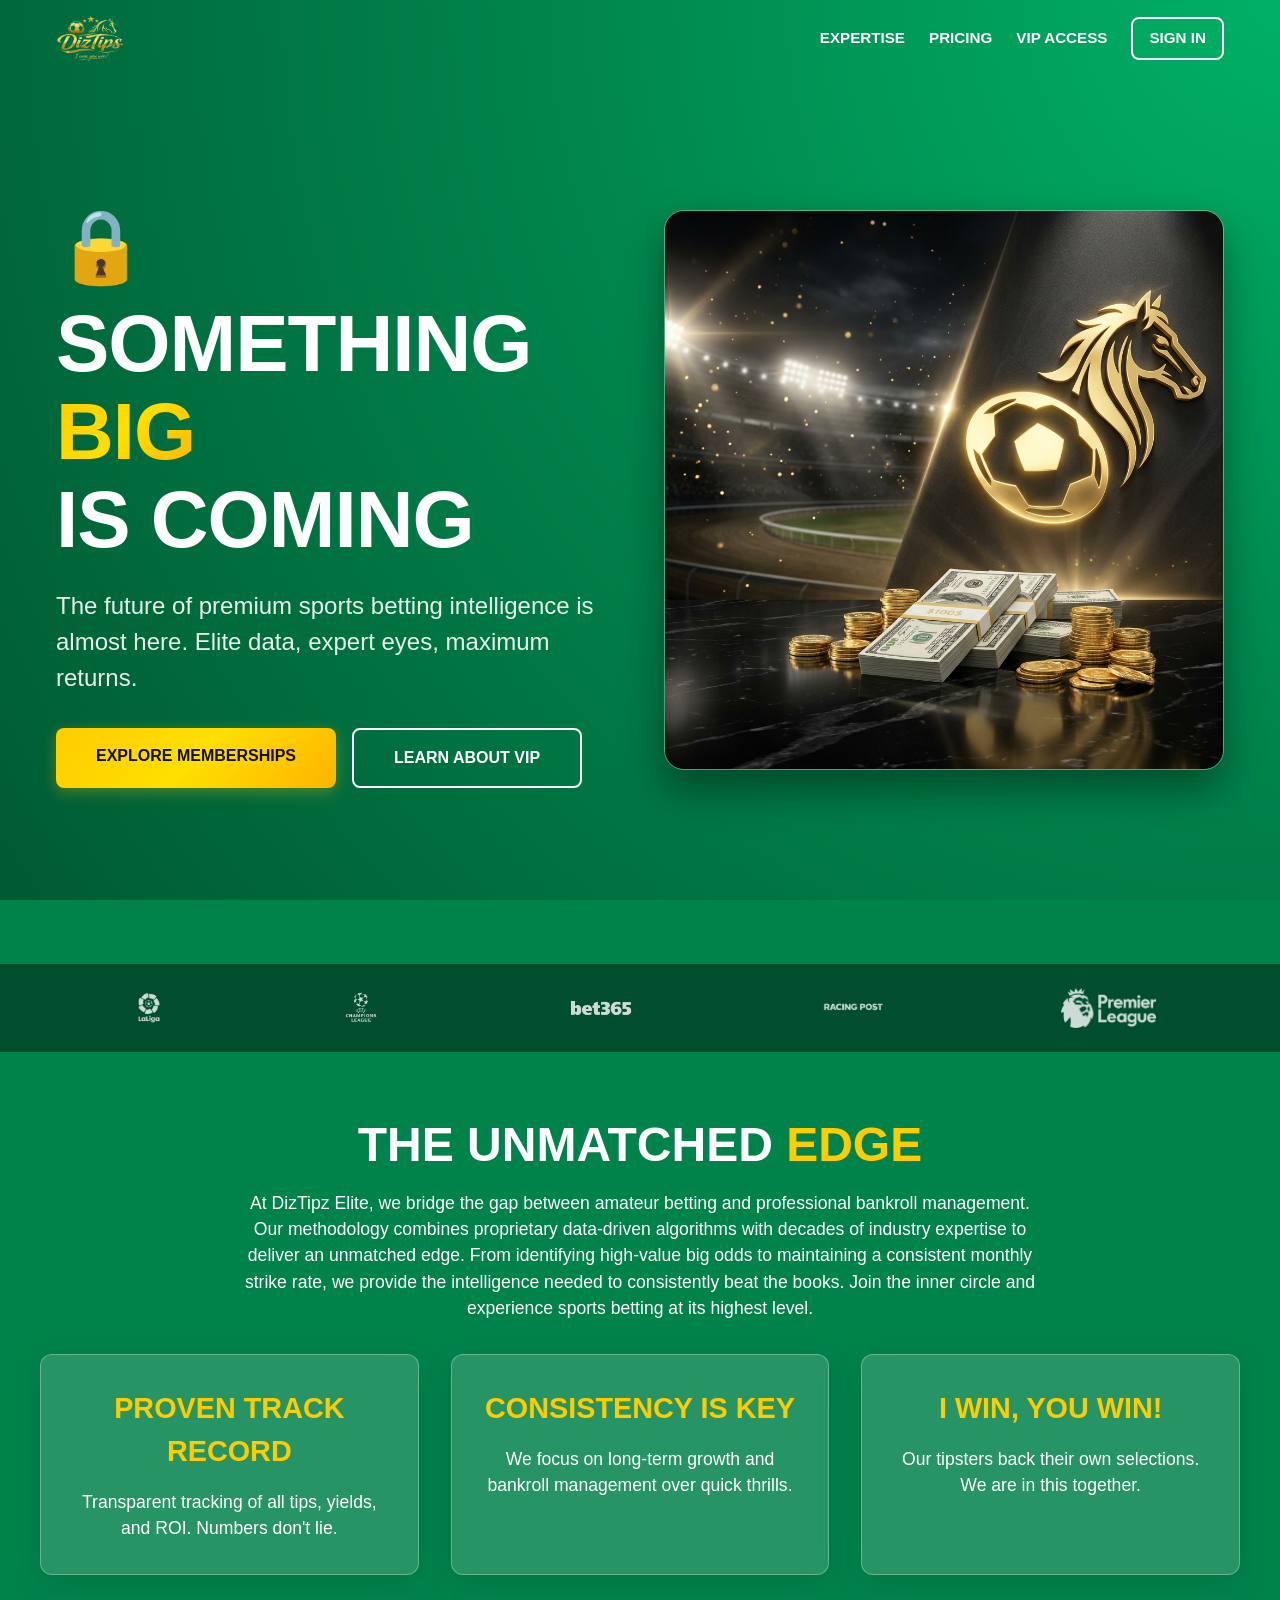
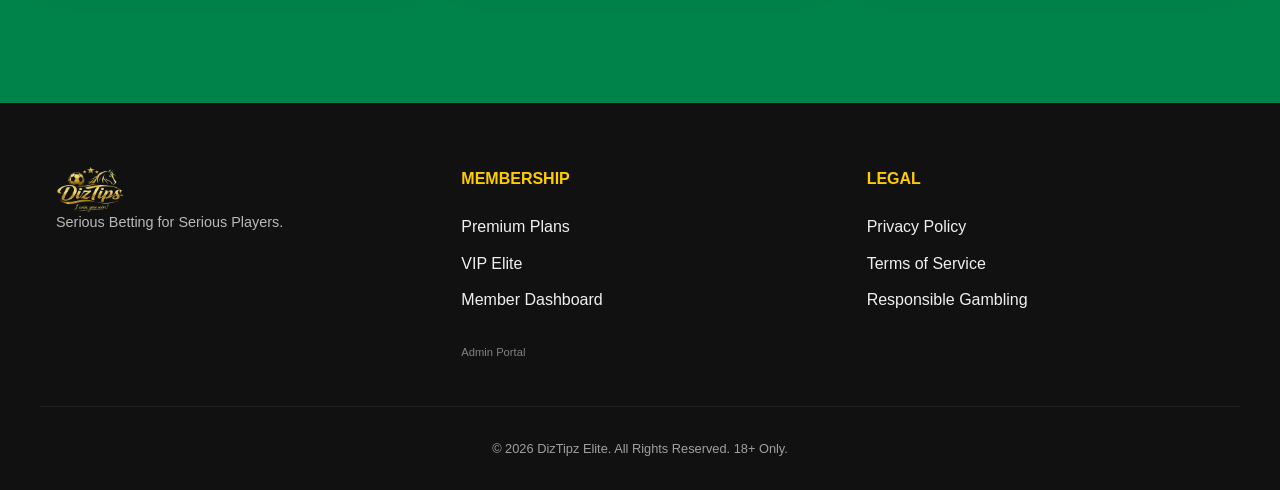
<file: index.html>
<!DOCTYPE html>
<html lang="en">
<head>
    <meta charset="UTF-8">
    <meta name="viewport" content="width=device-width, initial-scale=1.0, maximum-scale=1.0, user-scalable=no">
    <title>DizTipz Elite | Premium Betting Intelligence</title>
    <meta name="description" content="Elite sports betting intelligence. Combining statistical modeling with expert analysis.">
    <link rel="stylesheet" href="style.css">
</head>
<body>

    <header>
        <div class="container nav-container">
            <a href="index.html" class="logo"><img src="Screenshot_2026-05-10_183738-removebg-preview.png" alt="DizTipz" style="height: 45px; width: auto; object-fit: contain; vertical-align: middle;"></a>
            
            <div class="hamburger">
                <span></span>
                <span></span>
                <span></span>
            </div>

            <nav class="nav-links">
                <a href="index.html">Expertise</a>
                <a href="pricing.html">Pricing</a>
                <a href="vip.html" class="gold-text">VIP Access</a>
                <a href="login.html" class="btn-secondary" style="padding: 0.5rem 1rem;">Sign In</a>
            </nav>
        </div>
    </header>

    <main>
        <section class="hero">
            <div class="container grid-2" style="position: relative; z-index: 2;">
                <div class="hero-text" style="text-align: left;">
                    <div class="hero-padlock" style="margin-bottom: 0;">🔒</div>
                    <h1>SOMETHING <span class="gold-gradient-text">BIG</span><br>IS COMING</h1>
                    <p class="tagline" style="margin: 1.5rem 0; opacity: 0.9;">The future of premium sports betting intelligence is almost here. <span class="mobile-hide">Elite data, expert eyes, maximum returns.</span></p>
                    
                    <div class="hero-buttons" style="justify-content: flex-start; margin-top: 2rem;">
                        <a href="pricing.html" class="btn-primary">EXPLORE MEMBERSHIPS</a>
                        <a href="vip.html" class="btn-secondary">LEARN ABOUT VIP</a>
                    </div>
                </div>
                <div class="hero-visual" style="display: flex; justify-content: center; align-items: center;">
                    <img src="hero_bg.png" alt="DizTipz Premium Visual" style="width: 100%; max-width: 600px; height: auto; border-radius: 20px; box-shadow: 0 20px 40px rgba(0,0,0,0.4); border: 1px solid var(--glass-border);">
                </div>
            </div>
        </section>

        <section class="trust-bar">
            <div class="container">
                <div class="trust-logos">
                    <img src="bf620307-7a29-48c2-a688-5fac067edbca-removebg-preview.png" alt="Bet365">
                    <img src="WhatsApp_Image_2026-05-10_at_21.10.54-removebg-preview.png" alt="Premier League">
                    <img src="WhatsApp_Image_2026-05-10_at_21.10.27-removebg-preview.png" alt="Champions League">
                    <img src="9e5c0eb7-39ae-4823-b584-dc707776cd38-removebg-preview.png" alt="La Liga">
                    <img src="c9125f33-46aa-4940-90b4-5071d1ae9189-removebg-preview.png" alt="Racing Post">
                </div>
            </div>
        </section>

        <section class="container py-4 text-center">
            <h2 class="mb-2">THE UNMATCHED <span class="gold-text">EDGE</span></h2>
            <p style="max-width: 800px; margin: 0 auto;" class="mb-4">
                At DizTipz Elite, we bridge the gap between amateur betting and professional bankroll management. Our methodology combines proprietary data-driven algorithms with decades of industry expertise to deliver an unmatched edge. From identifying high-value big odds to maintaining a consistent monthly strike rate, we provide the intelligence needed to consistently beat the books. Join the inner circle and experience sports betting at its highest level.
            </p>
            
            <div class="grid-3 mt-4">
                <div class="glass p-4" style="padding: 2rem;">
                    <h3 class="gold-text mb-2">PROVEN TRACK RECORD</h3>
                    <p>Transparent tracking of all tips, yields, and ROI. Numbers don't lie.</p>
                </div>
                <div class="glass p-4" style="padding: 2rem;">
                    <h3 class="gold-text mb-2">CONSISTENCY IS KEY</h3>
                    <p>We focus on long-term growth and bankroll management over quick thrills.</p>
                </div>
                <div class="glass p-4" style="padding: 2rem;">
                    <h3 class="gold-text mb-2">I WIN, YOU WIN!</h3>
                    <p>Our tipsters back their own selections. We are in this together.</p>
                </div>
            </div>
        </section>
    </main>

    <footer>
        <div class="container footer-grid">
            <div>
                <a href="index.html" class="logo"><img src="Screenshot_2026-05-10_183738-removebg-preview.png" alt="DizTipz" style="height: 45px; width: auto; object-fit: contain; vertical-align: middle;"></a>
                <p class="mt-2" style="font-size: 0.9rem; opacity: 0.7;">Serious Betting for Serious Players.</p>
            </div>
            <div class="footer-links">
                <h4>MEMBERSHIP</h4>
                <a href="pricing.html">Premium Plans</a>
                <a href="vip.html">VIP Elite</a>
                <a href="dashboard.html">Member Dashboard</a>
                <a href="admin.html" style="font-size: 0.7rem; opacity: 0.5; margin-top: 2rem;">Admin Portal</a>
            </div>
            <div class="footer-links">
                <h4>LEGAL</h4>
                <a href="privacy.html">Privacy Policy</a>
                <a href="terms.html">Terms of Service</a>
                <a href="responsible.html">Responsible Gambling</a>
            </div>
        </div>
        <div class="container text-center mt-4" style="border-top: 1px solid rgba(255,255,255,0.1); padding-top: 2rem; font-size: 0.8rem; opacity: 0.6;">
            &copy; 2026 DizTipz Elite. All Rights Reserved. 18+ Only.
        </div>
    </footer>

    <script src="app.js"></script>
</body>
</html>
</file>
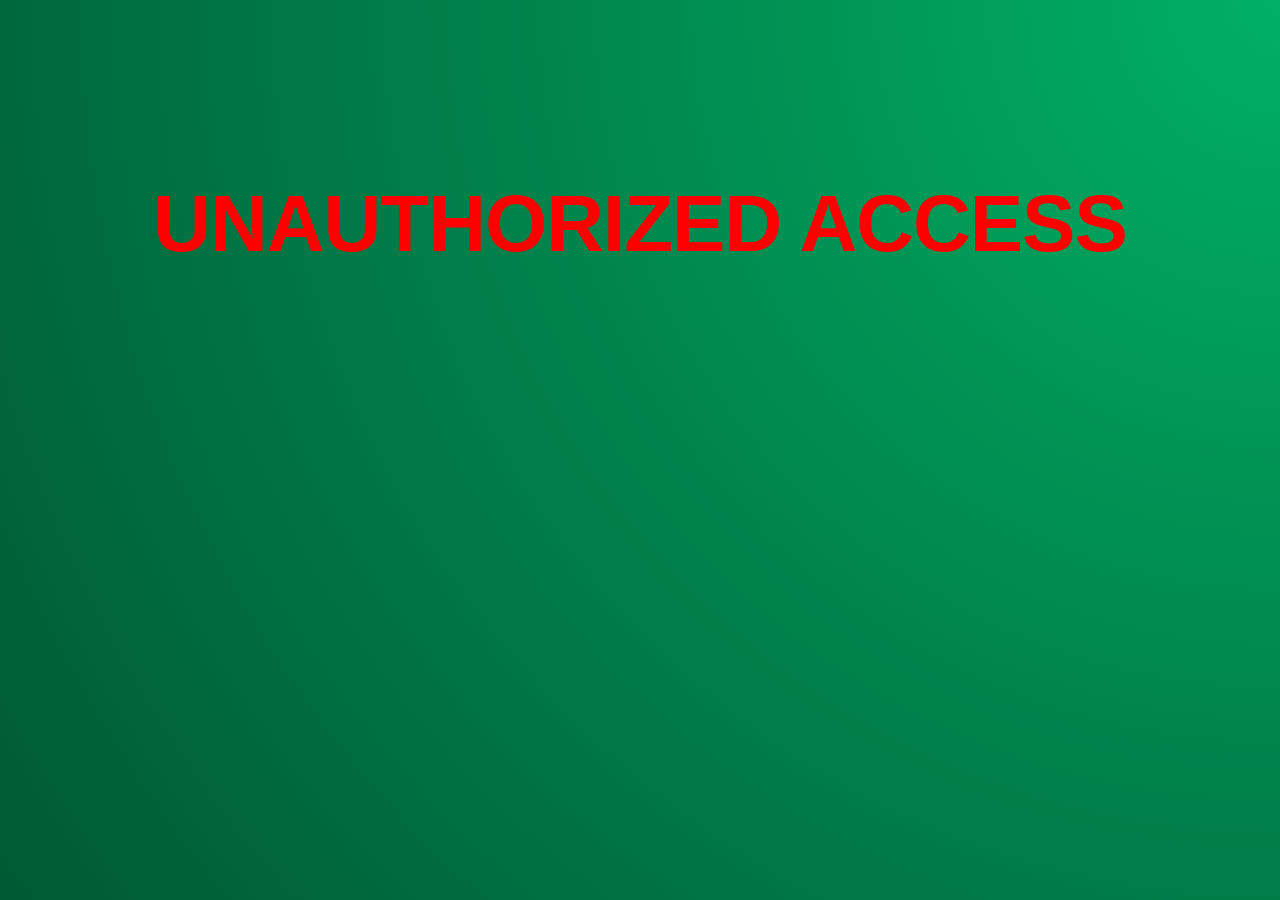
<file: admin-dash.html>
<!DOCTYPE html>
<html lang="en">
<head>
    <meta charset="UTF-8">
    <meta name="viewport" content="width=device-width, initial-scale=1.0, maximum-scale=1.0, user-scalable=no">
    <title>Admin Dashboard | DizTipz Elite</title>
    <link rel="stylesheet" href="style.css">
</head>
<body>

    <header>
        <div class="container nav-container">
            <div class="logo-text">DIZ MASTER CONTROL</div>
            <div class="hamburger">
                <span></span>
                <span></span>
                <span></span>
            </div>
            <nav class="nav-links">
                <a href="index.html">View Site</a>
                <a href="dashboard.html">Member View</a>
                <a href="#" onclick="logout()" class="btn-secondary" style="padding: 0.5rem 1rem;">Log Out</a>
            </nav>
        </div>
    </header>

    <main class="dashboard-layout">
        
        <aside class="sidebar">
            <h3>MODERATION</h3>
            <nav class="sidebar-nav" id="admin-tabs">
                <a href="#" class="active" onclick="switchAdminTab(event, 'tab-tip')">Tip Generator</a>
                <a href="#" onclick="switchAdminTab(event, 'tab-sub')">Subscriptions</a>
                <a href="#" onclick="switchAdminTab(event, 'tab-chat')">Chat Management</a>
            </nav>
        </aside>

        <section class="dashboard-content">
            
            <!-- TIP GENERATOR TAB -->
            <div id="tab-tip" class="admin-tab">
                <h2 class="mb-3 text-center">BROADCAST <span class="gold-text">TIP</span></h2>
                
                <div class="glass-dark p-4" style="padding: 2rem; max-width: 600px; margin: 0 auto;">
                    <form id="tip-generator">
                        <div class="form-group">
                            <label>Event Title</label>
                            <input type="text" class="form-control" placeholder="e.g. Arsenal vs Liverpool" required>
                        </div>
                        
                        <div class="form-group">
                            <label>Decimal Odds</label>
                            <input type="number" step="0.01" class="form-control" placeholder="2.50">
                        </div>
                        <div class="form-group">
                            <label>Fractional Odds</label>
                            <input type="text" class="form-control" placeholder="6/4">
                        </div>
                        <div class="form-group">
                            <label>Stake (Units)</label>
                            <input type="number" class="form-control" placeholder="3" required>
                        </div>

                        <div class="form-group">
                            <label>Analysis / Content</label>
                            <textarea class="form-control" rows="4" placeholder="Enter elite reasoning here..." required></textarea>
                        </div>

                        <div class="form-group">
                            <label>Target Audience</label>
                            <div style="display: flex; gap: 1rem; flex-wrap: wrap;">
                                <label style="display: flex; align-items: center; gap: 0.5rem; font-weight: normal;"><input type="checkbox" checked> Gold</label>
                                <label style="display: flex; align-items: center; gap: 0.5rem; font-weight: normal;"><input type="checkbox" checked> Elite</label>
                                <label style="display: flex; align-items: center; gap: 0.5rem; font-weight: normal;"><input type="checkbox" checked> VIP</label>
                            </div>
                        </div>

                        <button type="submit" class="btn-primary w-full mt-2">BROADCAST TO MEMBERS</button>
                    </form>
                </div>
            </div>

            <!-- SUBSCRIPTIONS TAB -->
            <div id="tab-sub" class="admin-tab hidden">
                <h2 class="mb-3 text-center">MANAGE <span class="gold-text">SUBSCRIPTIONS</span></h2>
                <div class="glass-dark p-4" style="padding: 2rem; max-width: 800px; margin: 0 auto;">
                    <div id="admin-users-list" class="users-list">
                        <!-- Injected by JS -->
                    </div>
                </div>
            </div>

            <!-- CHAT MANAGEMENT TAB -->
            <div id="tab-chat" class="admin-tab hidden">
                <h2 class="mb-3 text-center">CHAT <span class="gold-text">MODERATION</span></h2>
                <div class="glass-dark p-4" style="padding: 2rem; text-align: center; max-width: 600px; margin: 0 auto;">
                    <div style="font-size: 3rem; margin-bottom: 1rem;">💬</div>
                    <h3>Live Chat Controls</h3>
                    <p style="opacity: 0.7; margin-top: 1rem;">The real-time chat moderation socket is currently inactive.<br>Full chat logs and banning tools will appear here when the WebSocket server is connected.</p>
                </div>
            </div>

        </section>

    </main>

    <script src="app.js"></script>
    <script>
        const user = JSON.parse(localStorage.getItem('diz_user'));
        if (!user || user.tier !== 'ADMIN') {
            document.body.innerHTML = '<h1 style="text-align:center; margin-top:20vh; color:red;">UNAUTHORIZED ACCESS</h1>';
        }

        function switchAdminTab(e, tabId) {
            e.preventDefault();
            // Update active link
            document.querySelectorAll('#admin-tabs a').forEach(a => a.classList.remove('active'));
            e.target.classList.add('active');

            // Toggle visibility
            document.querySelectorAll('.admin-tab').forEach(t => t.classList.add('hidden'));
            document.getElementById(tabId).classList.remove('hidden');

            if (tabId === 'tab-sub') {
                renderAdminUsers();
            }
        }

        function renderAdminUsers() {
            const list = document.getElementById('admin-users-list');
            const accounts = JSON.parse(localStorage.getItem('diz_accounts')) || [];
            
            if (accounts.length === 0) {
                list.innerHTML = '<div style="padding: 1rem 0; opacity: 0.7; text-align: center;">No registered users yet.</div>';
                return;
            }

            list.innerHTML = `
                <div class="user-list-header mobile-hide">
                    <div>Name</div>
                    <div>Email</div>
                    <div>Tier</div>
                    <div>Action</div>
                </div>
            `;
            
            accounts.forEach((acc, i) => {
                let tierClass = acc.tier === 'NONE' ? 'style="color:red"' : 'class="gold-text"';
                list.innerHTML += `
                    <div class="user-list-item">
                        <div class="user-main-info" onclick="toggleUserDetails(${i})">
                            <span class="user-name">${acc.name}</span>
                            <span class="user-toggle mobile-only" id="toggle-icon-${i}">+</span>
                        </div>
                        <div class="user-details" id="user-details-${i}">
                            <div class="desktop-cell mobile-hide" style="font-weight: bold;">
                                ${acc.name}
                            </div>
                            <div class="desktop-cell mobile-detail">
                                <span class="mobile-label mobile-only">Email</span>
                                <span>${acc.email}</span>
                            </div>
                            <div class="desktop-cell mobile-detail">
                                <span class="mobile-label mobile-only">Tier</span>
                                <span ${tierClass} style="font-weight: bold;">${acc.tier}</span>
                            </div>
                            <div class="desktop-cell mobile-detail">
                                <button class="btn-secondary btn-sm" onclick="alert('Manage user: ${acc.email}')">Manage</button>
                            </div>
                        </div>
                    </div>
                `;
            });
        }

        function toggleUserDetails(index) {
            if (window.innerWidth > 992) return; // Only toggle on mobile
            const details = document.getElementById(`user-details-${index}`);
            const icon = document.getElementById(`toggle-icon-${index}`);
            if (details.classList.contains('expanded')) {
                details.classList.remove('expanded');
                icon.textContent = '+';
            } else {
                details.classList.add('expanded');
                icon.textContent = '-';
            }
        }

        document.getElementById('tip-generator')?.addEventListener('submit', (e) => {
            e.preventDefault();
            alert('Tip successfully broadcasted to live feed!');
            e.target.reset();
        });
    </script>
</body>
</html>
</file>
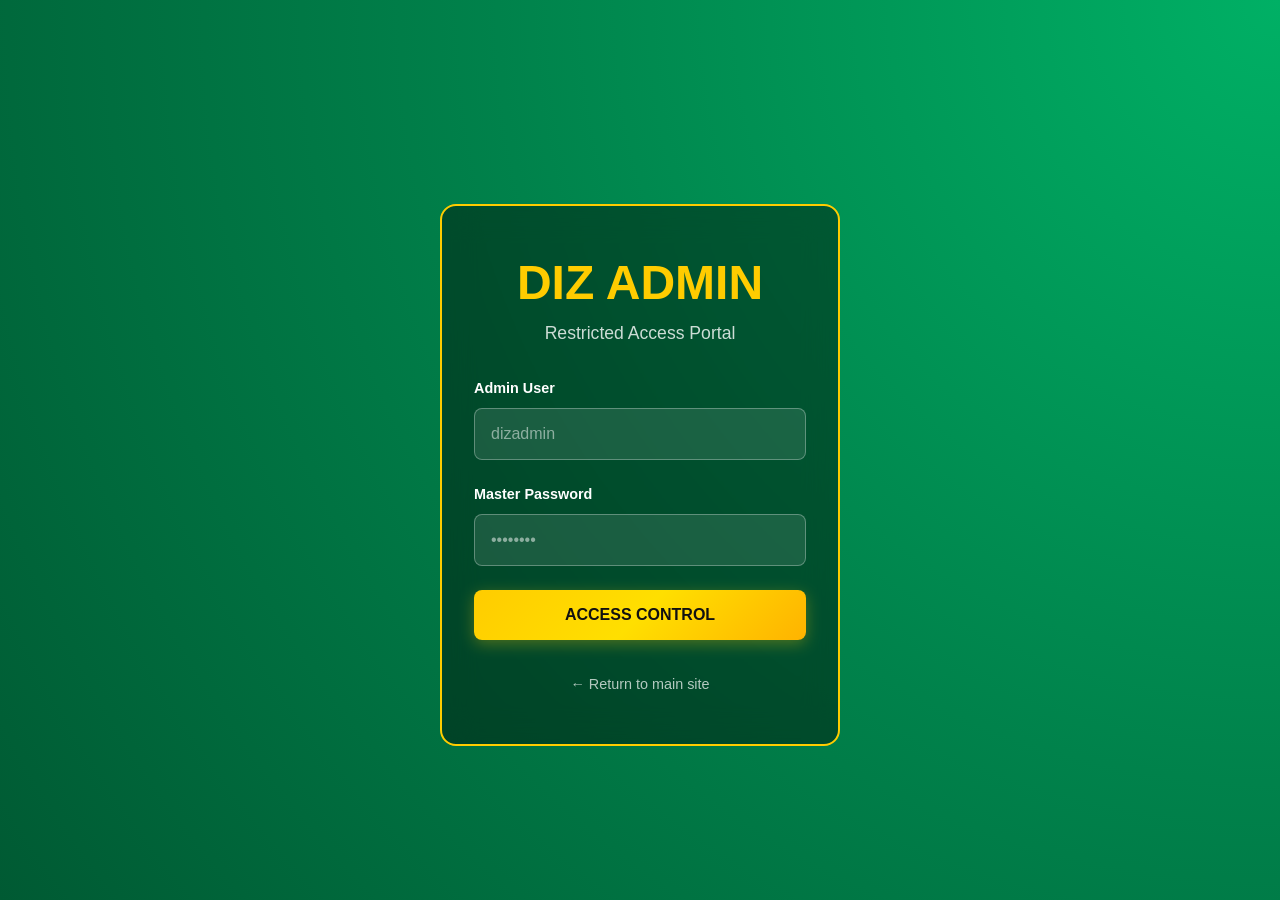
<file: admin.html>
<!DOCTYPE html>
<html lang="en">
<head>
    <meta charset="UTF-8">
    <meta name="viewport" content="width=device-width, initial-scale=1.0, maximum-scale=1.0, user-scalable=no">
    <title>Admin Login | DizTipz Elite</title>
    <link rel="stylesheet" href="style.css">
</head>
<body style="display: flex; flex-direction: column; min-height: 100vh;">

    <main class="container" style="flex-grow: 1; display: flex; align-items: center; justify-content: center; padding-top: 50px;">
        <div class="glass-dark" style="max-width: 400px; width: 100%; padding: 3rem 2rem; text-align: center; border: 2px solid var(--gold);">
            <h2 class="mb-1 gold-text">DIZ ADMIN</h2>
            <p class="mb-4" style="opacity: 0.8;">Restricted Access Portal</p>

            <form id="admin-login-form">
                <div class="form-group">
                    <label>Admin User</label>
                    <input type="text" id="login-email" class="form-control" placeholder="dizadmin" required>
                </div>
                <div class="form-group">
                    <label>Master Password</label>
                    <input type="password" id="admin-password" class="form-control" placeholder="••••••••" required>
                </div>
                <button type="submit" class="btn-primary w-full mt-2">ACCESS CONTROL</button>
            </form>

            <div class="mt-4">
                <a href="index.html" style="color: var(--white); text-decoration: none; font-size: 0.9rem; opacity: 0.7;">← Return to main site</a>
            </div>
        </div>
    </main>

    <script src="app.js"></script>
    <script>
        document.getElementById('admin-login-form').addEventListener('submit', (e) => {
            e.preventDefault();
            const email = document.getElementById('login-email').value;
            const password = document.getElementById('admin-password').value;
            login(email, password, 'admin-dash.html');
        });
    </script>
</body>
</html>
</file>
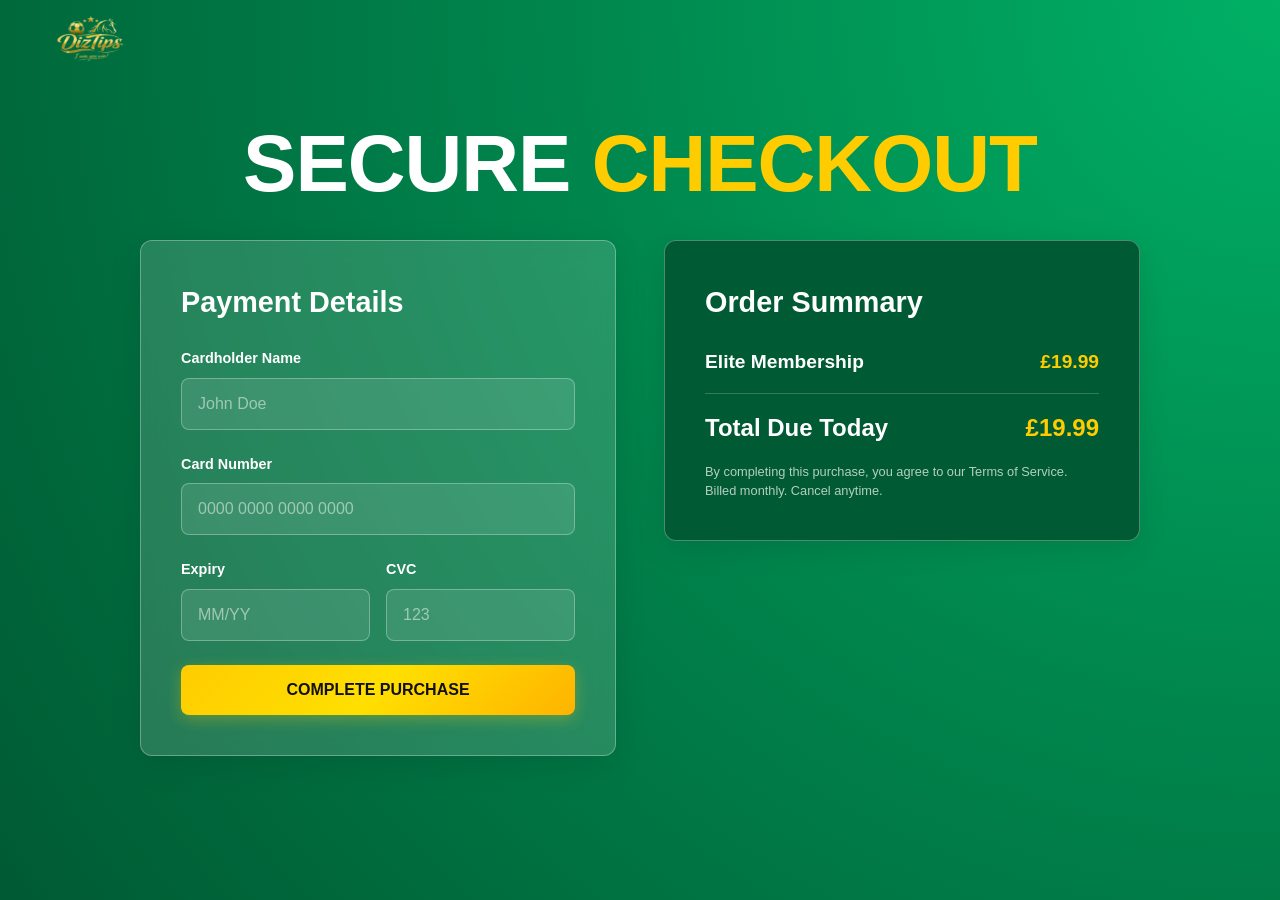
<file: checkout.html>
<!DOCTYPE html>
<html lang="en">
<head>
    <meta charset="UTF-8">
    <meta name="viewport" content="width=device-width, initial-scale=1.0, maximum-scale=1.0, user-scalable=no">
    <title>Checkout | DizTipz Elite</title>
    <link rel="stylesheet" href="style.css">
</head>
<body style="display: flex; flex-direction: column; min-height: 100vh;">

    <header>
        <div class="container nav-container">
            <a href="index.html" class="logo"><img src="Screenshot_2026-05-10_183738-removebg-preview.png" alt="DizTipz" style="height: 45px; width: auto; object-fit: contain; vertical-align: middle;"></a>
        </div>
    </header>

    <main class="container" style="flex-grow: 1; padding-top: 120px; padding-bottom: 4rem;">
        <h1 class="text-center mb-4">SECURE <span class="gold-text">CHECKOUT</span></h1>

        <div class="grid-2" style="max-width: 1000px; margin: 0 auto; align-items: start;">
            
            <div class="glass p-4" style="padding: 2.5rem;">
                <h3 class="mb-3">Payment Details</h3>
                <form id="checkout-form">
                    <div class="form-group">
                        <label>Cardholder Name</label>
                        <input type="text" class="form-control" placeholder="John Doe" required>
                    </div>
                    <div class="form-group">
                        <label>Card Number</label>
                        <input type="text" class="form-control" placeholder="0000 0000 0000 0000" required>
                    </div>
                    <div style="display: grid; grid-template-columns: 1fr 1fr; gap: 1rem;">
                        <div class="form-group">
                            <label>Expiry</label>
                            <input type="text" class="form-control" placeholder="MM/YY" required>
                        </div>
                        <div class="form-group">
                            <label>CVC</label>
                            <input type="text" class="form-control" placeholder="123" required>
                        </div>
                    </div>
                    <button type="submit" class="btn-primary w-full mt-2">COMPLETE PURCHASE</button>
                </form>
            </div>

            <div class="glass p-4" style="padding: 2.5rem; background: var(--primary-dark);">
                <h3 class="mb-3">Order Summary</h3>
                <div style="display: flex; justify-content: space-between; margin-bottom: 1rem; border-bottom: 1px solid rgba(255,255,255,0.2); padding-bottom: 1rem;">
                    <span id="tier-name" style="font-weight: bold; font-size: 1.2rem;">Elite Membership</span>
                    <span id="tier-price" style="font-weight: bold; font-size: 1.2rem; color: var(--gold);">£19.99</span>
                </div>
                <div style="display: flex; justify-content: space-between; font-weight: 900; font-size: 1.5rem;">
                    <span>Total Due Today</span>
                    <span id="total-price" class="gold-text">£19.99</span>
                </div>
                <p style="font-size: 0.8rem; opacity: 0.7; margin-top: 1rem;">By completing this purchase, you agree to our Terms of Service. Billed monthly. Cancel anytime.</p>
            </div>

        </div>
    </main>

    <script src="app.js"></script>
    <script>
        // Very basic checkout logic based on URL params or default to Elite
        const urlParams = new URLSearchParams(window.location.search);
        const tier = urlParams.get('tier');
        
        let price = '£19.99';
        let name = 'Elite Membership';
        
        if (tier === 'gold') { price = '£7.99'; name = 'Gold Membership'; }
        else if (tier === 'vip') { price = '£49.99'; name = 'VIP Elite Membership'; }
        
        document.getElementById('tier-name').textContent = name;
        document.getElementById('tier-price').textContent = price;
        document.getElementById('total-price').textContent = price;

        document.getElementById('checkout-form').addEventListener('submit', (e) => {
            e.preventDefault();
            const userStr = localStorage.getItem('diz_user');
            if (userStr) {
                upgradeUser(tier || 'ELITE');
            } else {
                // Not logged in but checked out? Just force a mock login
                alert('You must be logged in to checkout.');
                window.location.href = 'login.html';
                return;
            }
            alert('Payment Successful! Welcome to the Elite.');
            window.location.href = 'dashboard.html';
        });
    </script>
</body>
</html>
</file>
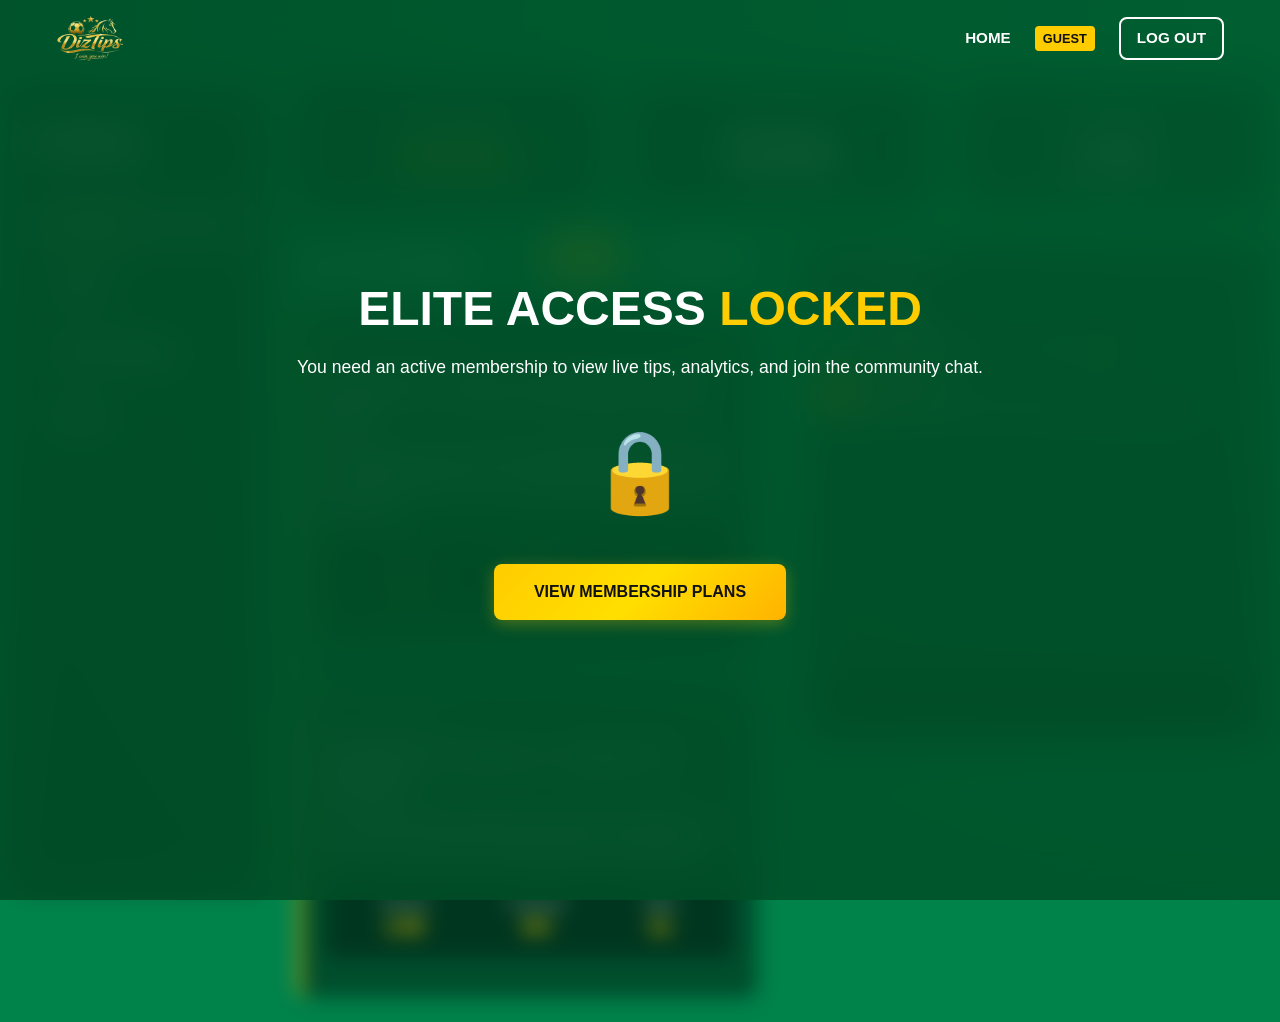
<file: dashboard.html>
<!DOCTYPE html>
<html lang="en">
<head>
    <meta charset="UTF-8">
    <meta name="viewport" content="width=device-width, initial-scale=1.0, maximum-scale=1.0, user-scalable=no">
    <title>Member Dashboard | DizTipz Elite</title>
    <link rel="stylesheet" href="style.css">
</head>
<body>

    <header>
        <div class="container nav-container">
            <a href="index.html" class="logo"><img src="Screenshot_2026-05-10_183738-removebg-preview.png" alt="DizTipz" style="height: 45px; width: auto; object-fit: contain; vertical-align: middle;"></a>
            <div class="hamburger">
                <span></span>
                <span></span>
                <span></span>
            </div>
            <nav class="nav-links">
                <a href="index.html">Home</a>
                <span id="user-tier-badge" style="background:var(--gold); color:var(--black); padding: 0.2rem 0.5rem; border-radius: 4px; font-weight: 900; font-size: 0.8rem;">MEMBER</span>
                <a href="#" onclick="logout()" class="btn-secondary" style="padding: 0.5rem 1rem;">Log Out</a>
            </nav>
        </div>
    </header>

    <!-- Locked Overlay for non-members -->
    <div id="lock-overlay" class="hidden">
        <h2 class="mb-2">ELITE ACCESS <span class="gold-text">LOCKED</span></h2>
        <p class="mb-4">You need an active membership to view live tips, analytics, and join the community chat.</p>
        <div style="font-size: 5rem; margin-bottom: 2rem;">🔒</div>
        <a href="pricing.html" class="btn-primary">VIEW MEMBERSHIP PLANS</a>
    </div>

    <main class="dashboard-layout" id="dash-main-content">
        
        <aside class="sidebar mobile-hide">
            <h3>PORTAL</h3>
            <nav class="sidebar-nav">
                <a href="#" class="active">Live Feed</a>
                <a href="#">My Stats</a>
                <a href="#">Bankroll Manager</a>
                <a href="#">Settings</a>
            </nav>
        </aside>

        <section class="dashboard-content">
            
            <div class="stats-strip">
                <div class="glass-dark stat-box">
                    <div class="label">Total Profit</div>
                    <div class="value">+42.5u</div>
                </div>
                <div class="glass-dark stat-box">
                    <div class="label">Strike Rate</div>
                    <div class="value" style="color:var(--white)">78.4%</div>
                </div>
                <div class="glass-dark stat-box">
                    <div class="label">Avg Odds</div>
                    <div class="value" style="color:var(--white)">2.10</div>
                </div>
            </div>

            <div class="grid-2" style="align-items: start;">
                <!-- Feed -->
                <div>
                    <div style="display:flex; justify-content:space-between; align-items:center; margin-bottom: 1rem;">
                        <h2 style="font-size: 1.5rem;">DIZ LIVE FEED</h2>
                        <div class="feed-filters">
                            <button class="filter-btn active">ALL</button>
                            <button class="filter-btn">FOOTBALL</button>
                        </div>
                    </div>
                    
                    <div id="tips-feed">
                        <!-- injected by JS -->
                    </div>
                </div>

                <!-- Chatroom -->
                <div class="chatroom">
                    <div style="padding: 1rem; border-bottom: 1px solid rgba(255,255,255,0.1); font-weight: bold;">
                        # elite-chatroom
                    </div>
                    <div class="chat-messages">
                        <div class="chat-msg">
                            <div class="chat-avatar">JD</div>
                            <div>
                                <div style="font-weight:bold; font-size: 0.9rem;">JohnDoe <span style="font-size:0.7rem; opacity:0.5; font-weight:normal;">14:23</span></div>
                                <div style="font-size: 0.95rem;">Holy boommmm! Diz on fire today 🔥</div>
                            </div>
                        </div>
                        <div class="chat-msg">
                            <div class="chat-avatar" style="background:var(--gold); color:black;">DIZ</div>
                            <div>
                                <div style="font-weight:bold; font-size: 0.9rem; color:var(--gold);">DizAdmin <span style="font-size:0.7rem; opacity:0.5; color:white; font-weight:normal;">14:25</span></div>
                                <div style="font-size: 0.95rem;">Eyes open lads, another play coming in 10 mins.</div>
                            </div>
                        </div>
                    </div>
                    <div class="chat-input-area">
                        <input type="text" placeholder="Message #elite-chatroom...">
                    </div>
                </div>
            </div>

        </section>

    </main>

    <script src="app.js"></script>
</body>
</html>
</file>
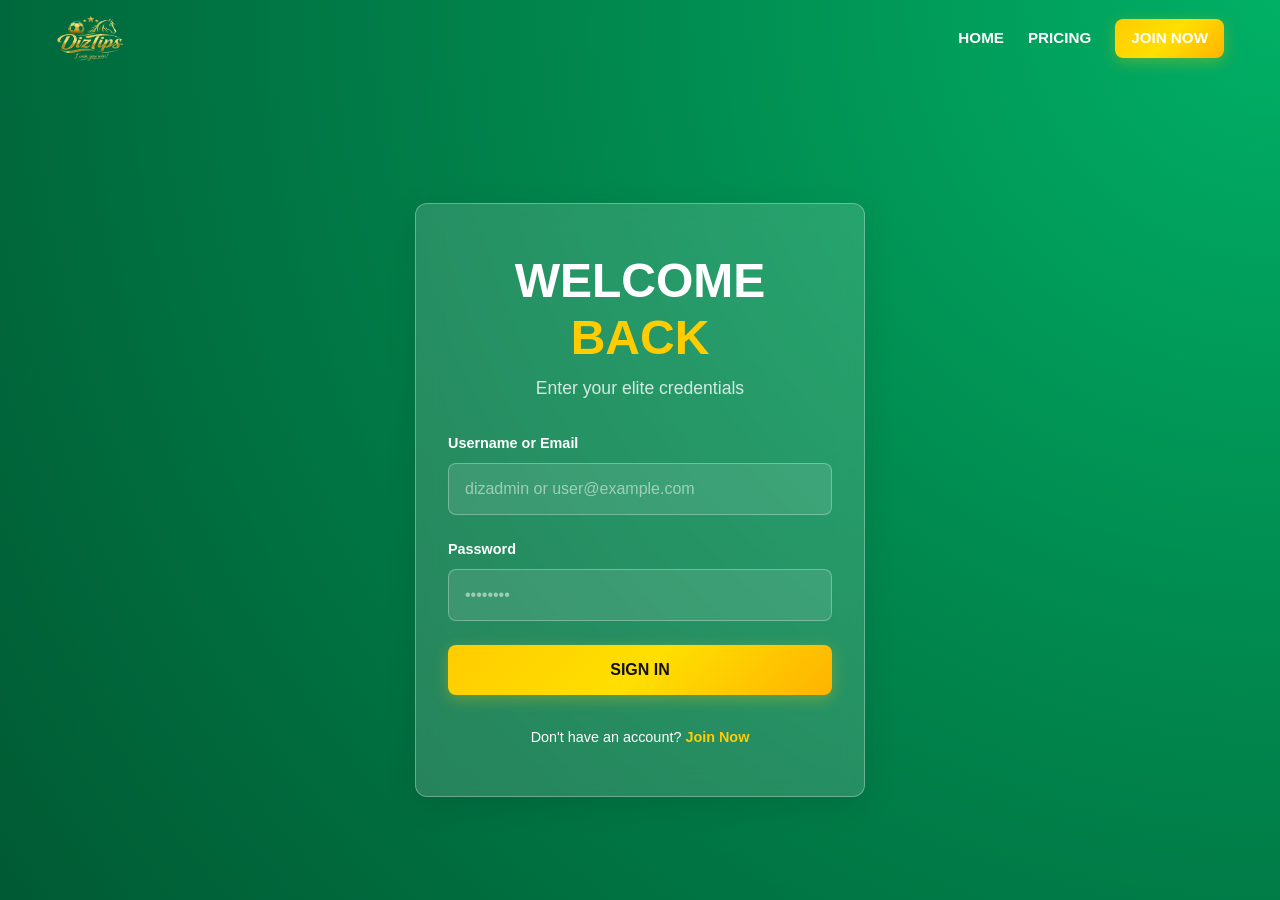
<file: login.html>
<!DOCTYPE html>
<html lang="en">
<head>
    <meta charset="UTF-8">
    <meta name="viewport" content="width=device-width, initial-scale=1.0, maximum-scale=1.0, user-scalable=no">
    <title>Sign In | DizTipz Elite</title>
    <link rel="stylesheet" href="style.css">
</head>
<body style="display: flex; flex-direction: column; min-height: 100vh;">

    <header>
        <div class="container nav-container">
            <a href="index.html" class="logo"><img src="Screenshot_2026-05-10_183738-removebg-preview.png" alt="DizTipz" style="height: 45px; width: auto; object-fit: contain; vertical-align: middle;"></a>
            <div class="hamburger">
                <span></span>
                <span></span>
                <span></span>
            </div>
            <nav class="nav-links">
                <a href="index.html">Home</a>
                <a href="pricing.html">Pricing</a>
                <a href="signup.html" class="btn-primary" style="padding: 0.5rem 1rem;">Join Now</a>
            </nav>
        </div>
    </header>

    <main class="container" style="flex-grow: 1; display: flex; align-items: center; justify-content: center; padding-top: 100px;">
        <div class="glass" style="max-width: 450px; width: 100%; padding: 3rem 2rem; text-align: center;">
            <h2 class="mb-1">WELCOME <span class="gold-text">BACK</span></h2>
            <p class="mb-4" style="opacity: 0.8;">Enter your elite credentials</p>

            <form id="login-form">
                <div class="form-group">
                    <label>Username or Email</label>
                    <input type="text" id="login-email" class="form-control" placeholder="dizadmin or user@example.com" required>
                </div>
                <div class="form-group">
                    <label>Password</label>
                    <input type="password" id="login-password" class="form-control" placeholder="••••••••" required>
                </div>
                <button type="submit" class="btn-primary w-full mt-2">SIGN IN</button>
            </form>

            <p class="mt-4" style="font-size: 0.9rem;">
                Don't have an account? <a href="signup.html" class="gold-text" style="font-weight: bold; text-decoration: none;">Join Now</a>
            </p>
        </div>
    </main>

    <script src="app.js"></script>
    <script>
        document.getElementById('login-form').addEventListener('submit', (e) => {
            e.preventDefault();
            const email = document.getElementById('login-email').value;
            const password = document.getElementById('login-password').value;
            login(email, password, 'dashboard.html');
        });
    </script>
</body>
</html>
</file>
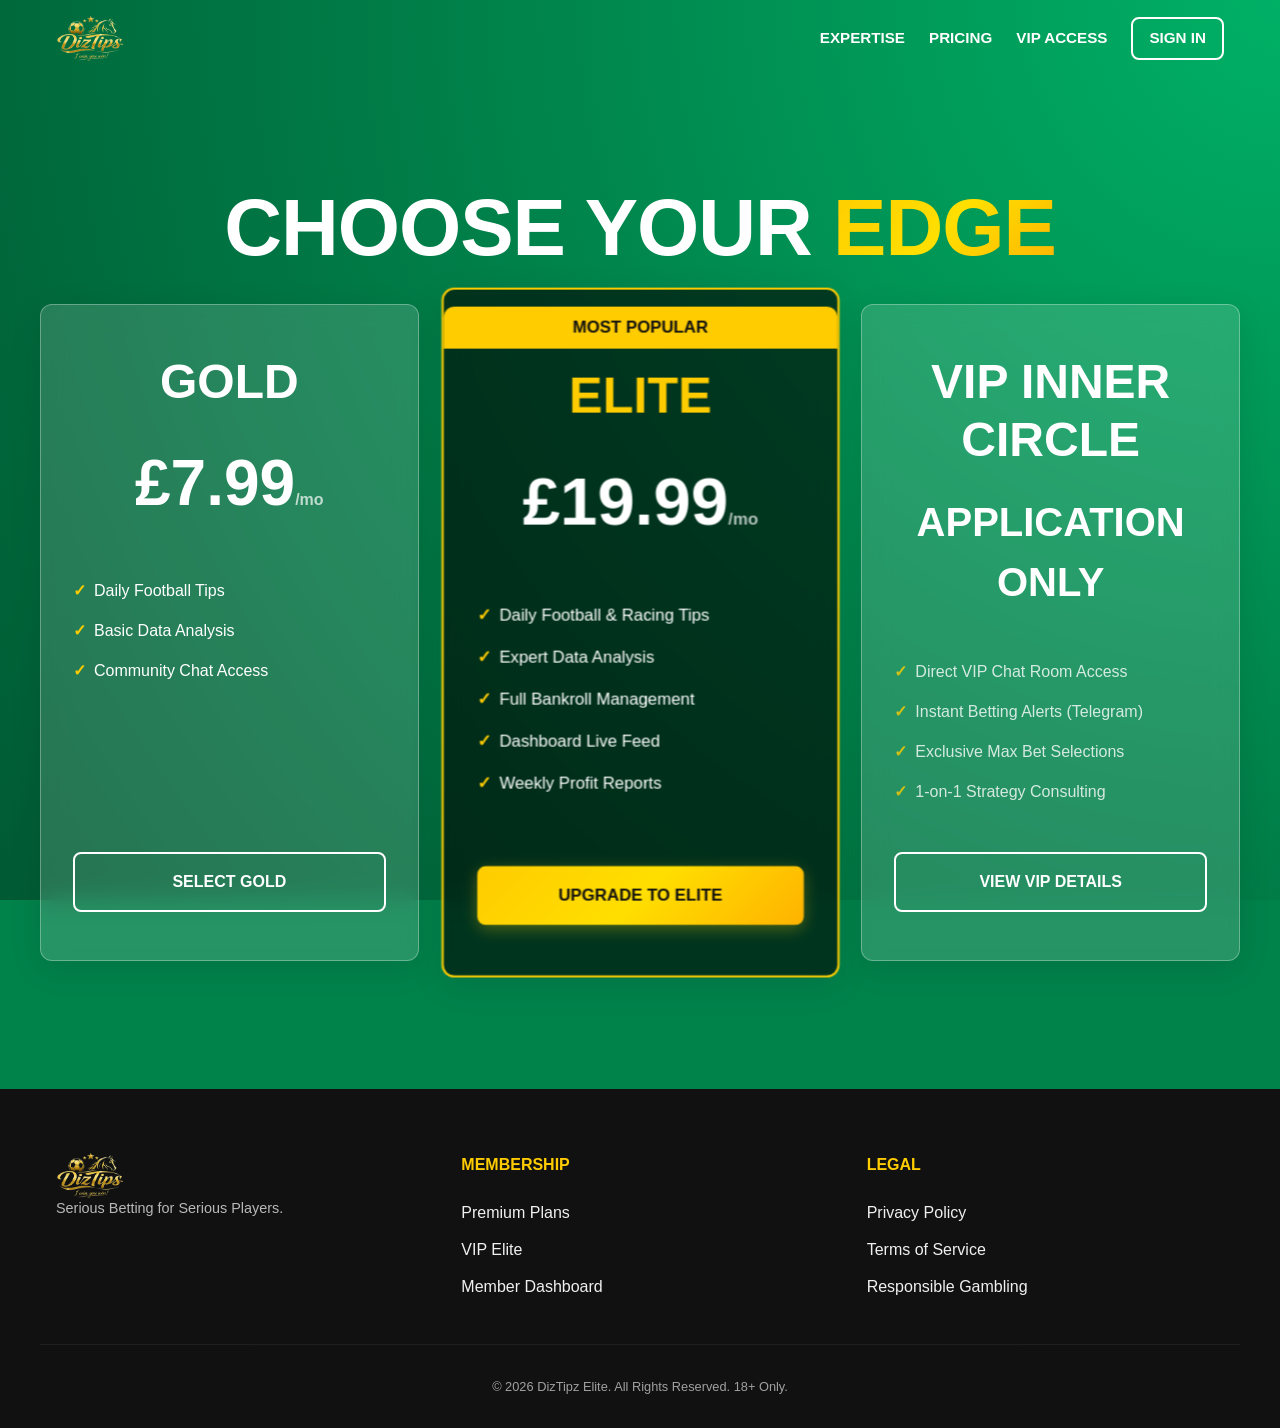
<file: pricing.html>
<!DOCTYPE html>
<html lang="en">
<head>
    <meta charset="UTF-8">
    <meta name="viewport" content="width=device-width, initial-scale=1.0, maximum-scale=1.0, user-scalable=no">
    <title>Pricing | DizTipz Elite</title>
    <link rel="stylesheet" href="style.css">
</head>
<body>

    <header>
        <div class="container nav-container">
            <a href="index.html" class="logo"><img src="Screenshot_2026-05-10_183738-removebg-preview.png" alt="DizTipz" style="height: 45px; width: auto; object-fit: contain; vertical-align: middle;"></a>
            <div class="hamburger">
                <span></span>
                <span></span>
                <span></span>
            </div>
            <nav class="nav-links">
                <a href="index.html">Expertise</a>
                <a href="pricing.html" class="gold-text">Pricing</a>
                <a href="vip.html">VIP Access</a>
                <a href="login.html" class="btn-secondary" style="padding: 0.5rem 1rem;">Sign In</a>
            </nav>
        </div>
    </header>

    <main style="padding-top: 120px;">
        <section class="container py-4 text-center">
            <h1 class="mb-4">CHOOSE YOUR <span class="gold-gradient-text">EDGE</span></h1>
            
            <div class="grid-3 mt-4">
                <div class="glass pricing-card">
                    <h2 class="mb-1">GOLD</h2>
                    <div class="price-value">£7.99<span>/mo</span></div>
                    <ul>
                        <li>Daily Football Tips</li>
                        <li>Basic Data Analysis</li>
                        <li>Community Chat Access</li>
                    </ul>
                    <a href="checkout.html" class="btn-secondary w-full">SELECT GOLD</a>
                </div>

                <div class="glass pricing-card elite">
                    <div style="background: var(--gold); color: var(--black); font-weight: 900; padding: 0.5rem; margin: -2rem -2rem 1rem; border-radius: 10px 10px 0 0;">MOST POPULAR</div>
                    <h2 class="mb-1 gold-text">ELITE</h2>
                    <div class="price-value">£19.99<span>/mo</span></div>
                    <ul>
                        <li>Daily Football & Racing Tips</li>
                        <li>Expert Data Analysis</li>
                        <li>Full Bankroll Management</li>
                        <li>Dashboard Live Feed</li>
                        <li>Weekly Profit Reports</li>
                    </ul>
                    <a href="checkout.html" class="btn-primary w-full">UPGRADE TO ELITE</a>
                </div>

                <div class="glass pricing-card">
                    <h2 class="mb-1">VIP INNER CIRCLE</h2>
                    <div class="price-value" style="font-size: clamp(1.8rem, 4vw, 2.5rem);">APPLICATION ONLY</div>
                    <ul style="opacity: 0.8;">
                        <li>Direct VIP Chat Room Access</li>
                        <li>Instant Betting Alerts (Telegram)</li>
                        <li>Exclusive Max Bet Selections</li>
                        <li>1-on-1 Strategy Consulting</li>
                    </ul>
                    <a href="vip.html" class="btn-secondary w-full">VIEW VIP DETAILS</a>
                </div>
            </div>
        </section>
    </main>

    <footer>
        <div class="container footer-grid">
            <div>
                <a href="index.html" class="logo"><img src="Screenshot_2026-05-10_183738-removebg-preview.png" alt="DizTipz" style="height: 45px; width: auto; object-fit: contain; vertical-align: middle;"></a>
                <p class="mt-2" style="font-size: 0.9rem; opacity: 0.7;">Serious Betting for Serious Players.</p>
            </div>
            <div class="footer-links">
                <h4>MEMBERSHIP</h4>
                <a href="pricing.html">Premium Plans</a>
                <a href="vip.html">VIP Elite</a>
                <a href="dashboard.html">Member Dashboard</a>
            </div>
            <div class="footer-links">
                <h4>LEGAL</h4>
                <a href="privacy.html">Privacy Policy</a>
                <a href="terms.html">Terms of Service</a>
                <a href="responsible.html">Responsible Gambling</a>
            </div>
        </div>
        <div class="container text-center mt-4" style="border-top: 1px solid rgba(255,255,255,0.1); padding-top: 2rem; font-size: 0.8rem; opacity: 0.6;">
            &copy; 2026 DizTipz Elite. All Rights Reserved. 18+ Only.
        </div>
    </footer>

    <script src="app.js"></script>
</body>
</html>
</file>
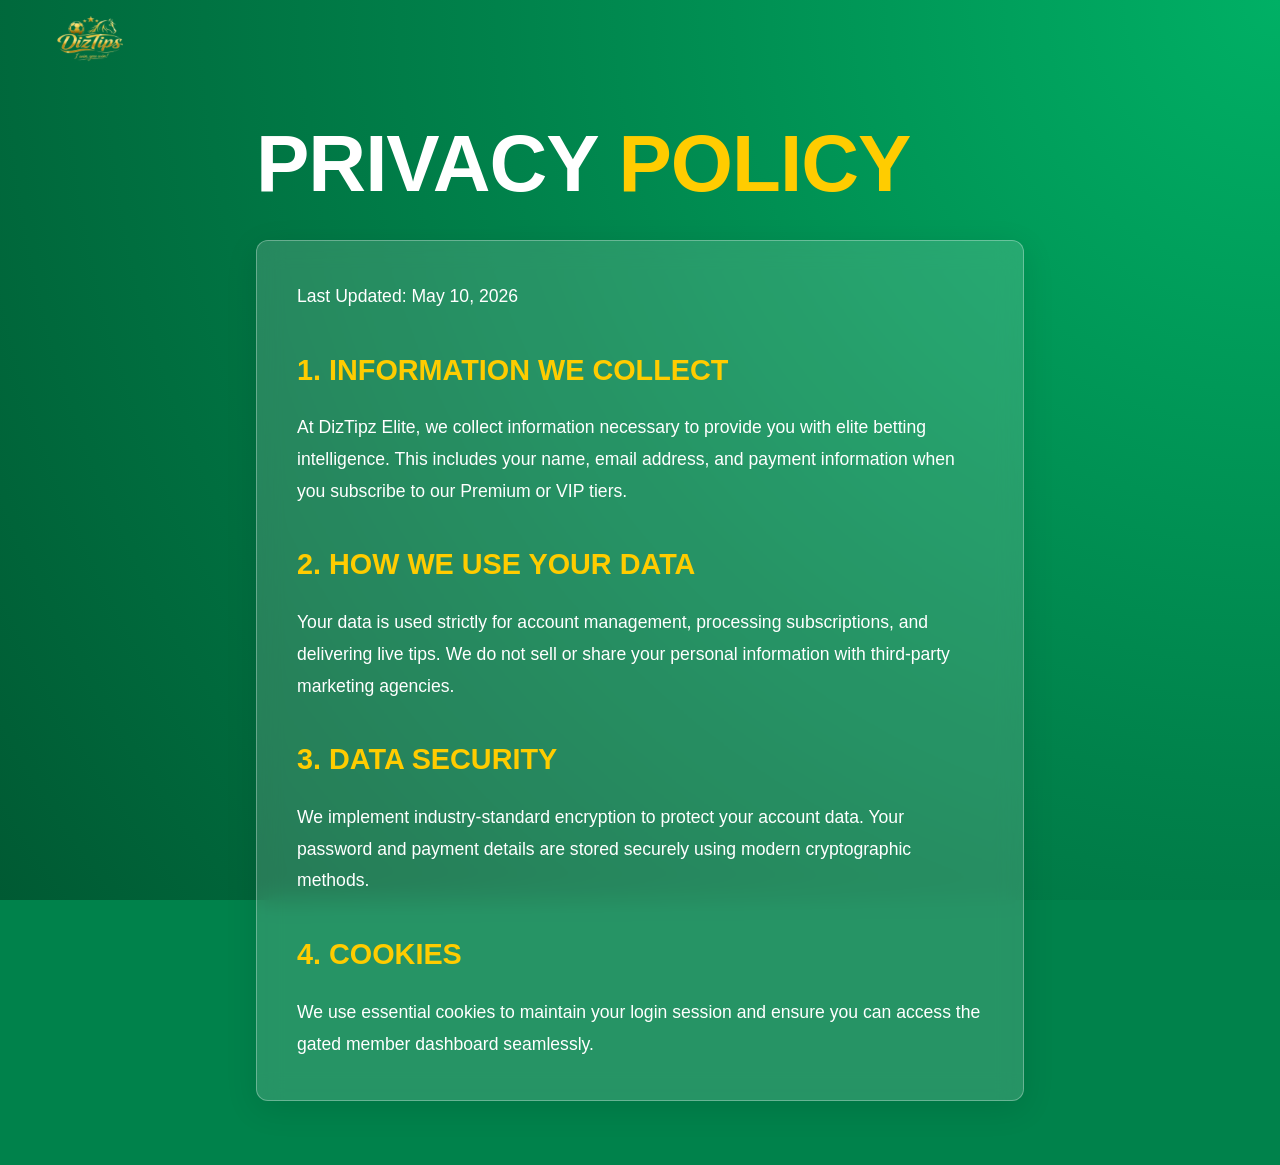
<file: privacy.html>
<!DOCTYPE html>
<html lang="en">
<head>
    <meta charset="UTF-8">
    <meta name="viewport" content="width=device-width, initial-scale=1.0, maximum-scale=1.0, user-scalable=no">
    <title>Privacy Policy | DizTipz Elite</title>
    <link rel="stylesheet" href="style.css">
</head>
<body style="display: flex; flex-direction: column; min-height: 100vh;">

    <header>
        <div class="container nav-container">
            <a href="index.html" class="logo"><img src="Screenshot_2026-05-10_183738-removebg-preview.png" alt="DizTipz" style="height: 45px; width: auto; object-fit: contain; vertical-align: middle;"></a>
        </div>
    </header>

    <main class="container" style="flex-grow: 1; padding-top: 120px; padding-bottom: 4rem; max-width: 800px;">
        <h1 class="mb-4">PRIVACY <span class="gold-text">POLICY</span></h1>
        
        <div class="glass p-4" style="padding: 2.5rem; line-height: 1.8;">
            <p class="mb-4">Last Updated: May 10, 2026</p>
            
            <h3 class="gold-text mb-2 mt-4">1. INFORMATION WE COLLECT</h3>
            <p>At DizTipz Elite, we collect information necessary to provide you with elite betting intelligence. This includes your name, email address, and payment information when you subscribe to our Premium or VIP tiers.</p>

            <h3 class="gold-text mb-2 mt-4">2. HOW WE USE YOUR DATA</h3>
            <p>Your data is used strictly for account management, processing subscriptions, and delivering live tips. We do not sell or share your personal information with third-party marketing agencies.</p>

            <h3 class="gold-text mb-2 mt-4">3. DATA SECURITY</h3>
            <p>We implement industry-standard encryption to protect your account data. Your password and payment details are stored securely using modern cryptographic methods.</p>

            <h3 class="gold-text mb-2 mt-4">4. COOKIES</h3>
            <p>We use essential cookies to maintain your login session and ensure you can access the gated member dashboard seamlessly.</p>
        </div>
    </main>

    <script src="app.js"></script>
</body>
</html>
</file>
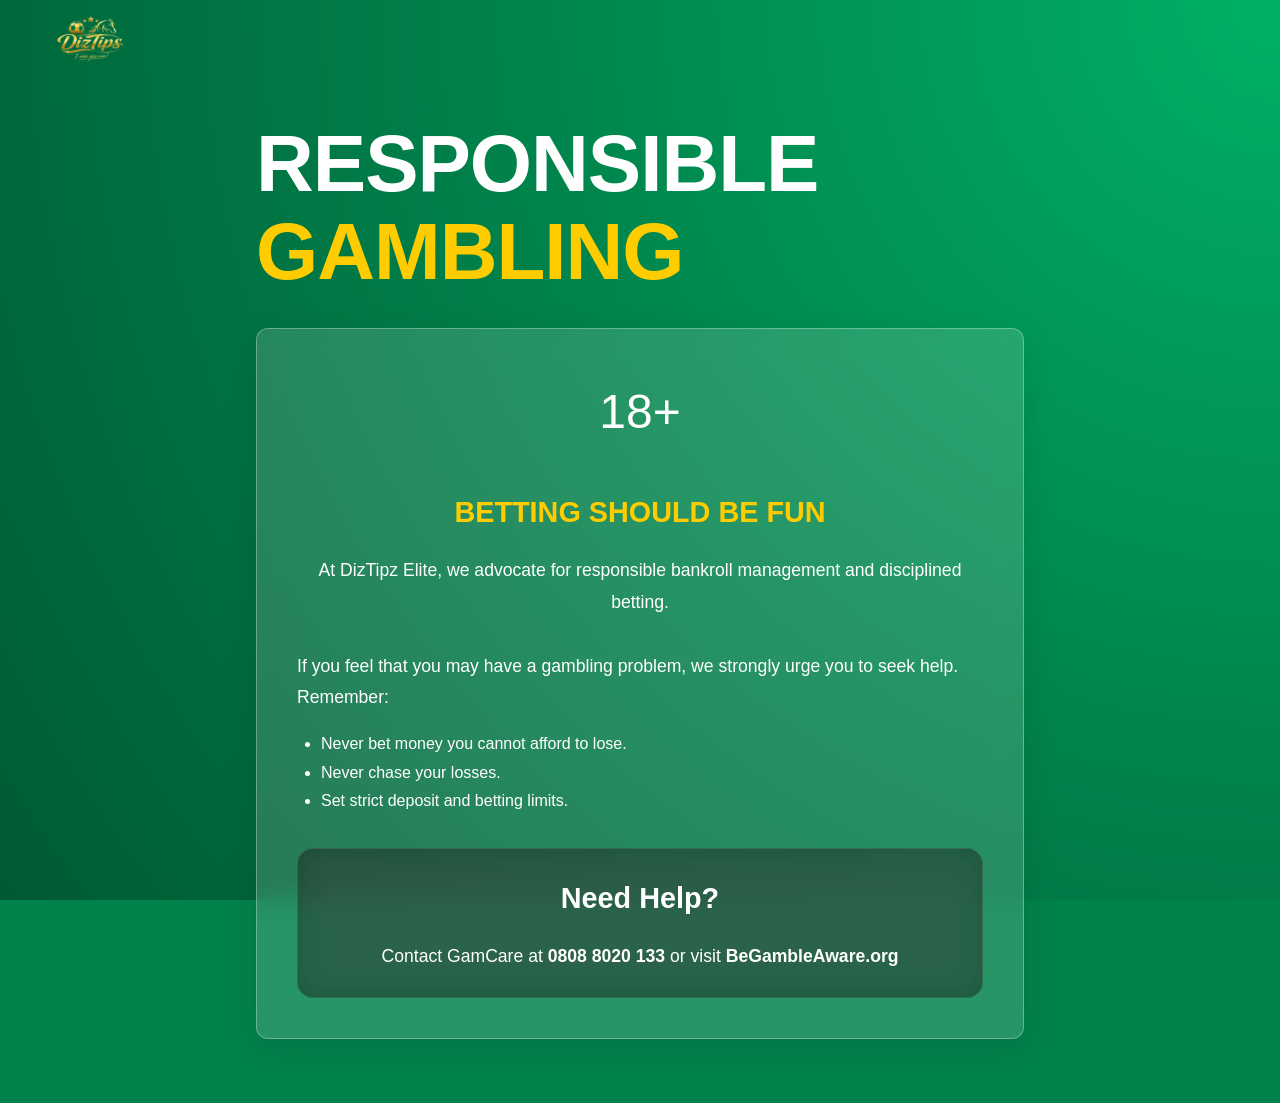
<file: responsible.html>
<!DOCTYPE html>
<html lang="en">
<head>
    <meta charset="UTF-8">
    <meta name="viewport" content="width=device-width, initial-scale=1.0, maximum-scale=1.0, user-scalable=no">
    <title>Responsible Gambling | DizTipz Elite</title>
    <link rel="stylesheet" href="style.css">
</head>
<body style="display: flex; flex-direction: column; min-height: 100vh;">

    <header>
        <div class="container nav-container">
            <a href="index.html" class="logo"><img src="Screenshot_2026-05-10_183738-removebg-preview.png" alt="DizTipz" style="height: 45px; width: auto; object-fit: contain; vertical-align: middle;"></a>
        </div>
    </header>

    <main class="container" style="flex-grow: 1; padding-top: 120px; padding-bottom: 4rem; max-width: 800px;">
        <h1 class="mb-4">RESPONSIBLE <span class="gold-text">GAMBLING</span></h1>
        
        <div class="glass p-4" style="padding: 2.5rem; line-height: 1.8;">
            <div style="font-size: 3rem; text-align: center; margin-bottom: 1rem;">18+</div>
            <h3 class="gold-text mb-2 mt-4 text-center">BETTING SHOULD BE FUN</h3>
            <p class="text-center mb-4">At DizTipz Elite, we advocate for responsible bankroll management and disciplined betting.</p>

            <p>If you feel that you may have a gambling problem, we strongly urge you to seek help. Remember:</p>
            <ul style="margin-top: 1rem; margin-bottom: 2rem; padding-left: 1.5rem;">
                <li>Never bet money you cannot afford to lose.</li>
                <li>Never chase your losses.</li>
                <li>Set strict deposit and betting limits.</li>
            </ul>

            <div class="glass-dark p-4 mt-4" style="padding: 1.5rem; text-align: center;">
                <h3 class="mb-2">Need Help?</h3>
                <p>Contact GamCare at <strong>0808 8020 133</strong> or visit <strong>BeGambleAware.org</strong></p>
            </div>
        </div>
    </main>

    <script src="app.js"></script>
</body>
</html>
</file>
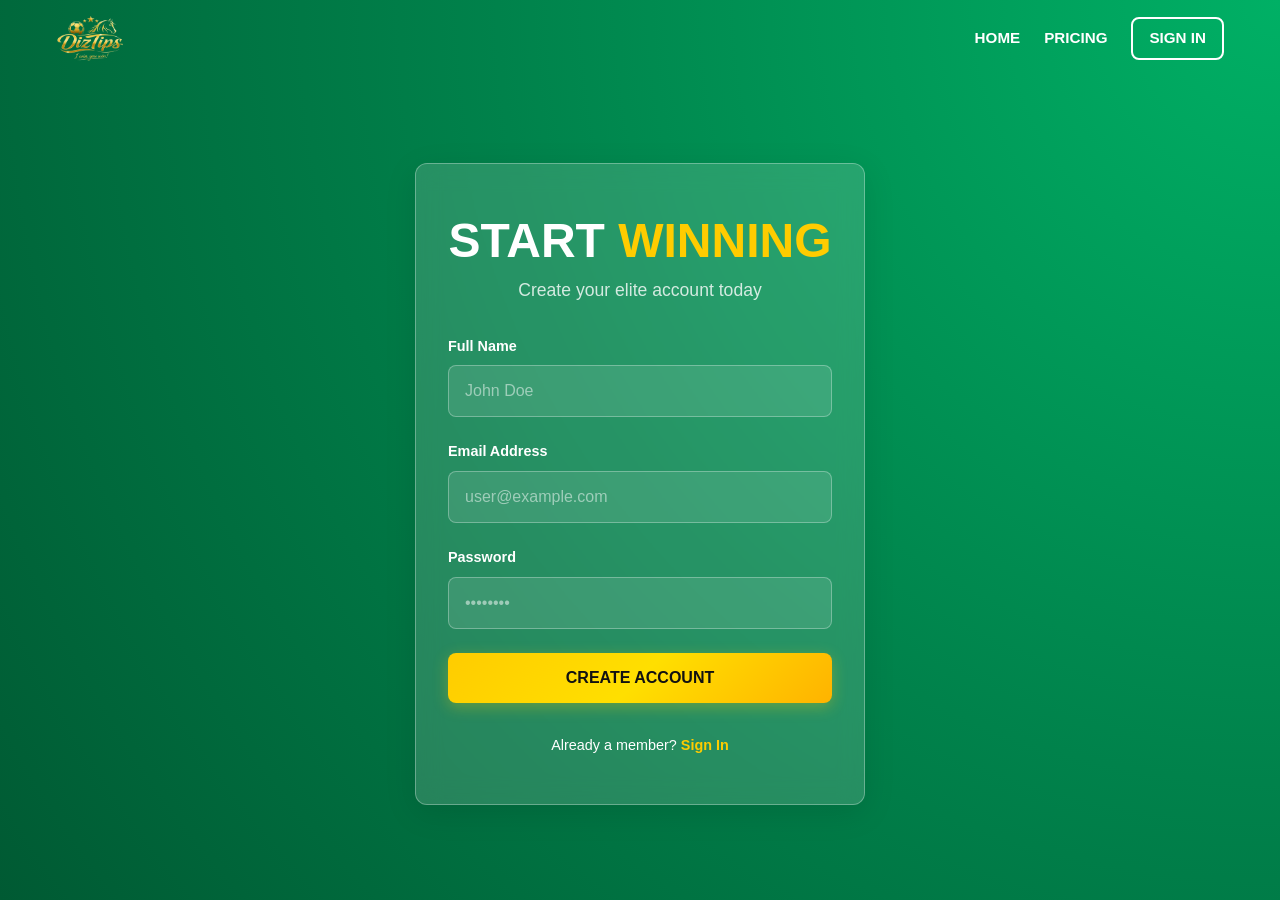
<file: signup.html>
<!DOCTYPE html>
<html lang="en">
<head>
    <meta charset="UTF-8">
    <meta name="viewport" content="width=device-width, initial-scale=1.0, maximum-scale=1.0, user-scalable=no">
    <title>Join Now | DizTipz Elite</title>
    <link rel="stylesheet" href="style.css">
</head>
<body style="display: flex; flex-direction: column; min-height: 100vh;">

    <header>
        <div class="container nav-container">
            <a href="index.html" class="logo"><img src="Screenshot_2026-05-10_183738-removebg-preview.png" alt="DizTipz" style="height: 45px; width: auto; object-fit: contain; vertical-align: middle;"></a>
            <div class="hamburger">
                <span></span>
                <span></span>
                <span></span>
            </div>
            <nav class="nav-links">
                <a href="index.html">Home</a>
                <a href="pricing.html">Pricing</a>
                <a href="login.html" class="btn-secondary" style="padding: 0.5rem 1rem;">Sign In</a>
            </nav>
        </div>
    </header>

    <main class="container" style="flex-grow: 1; display: flex; align-items: center; justify-content: center; padding-top: 100px; padding-bottom: 2rem;">
        <div class="glass" style="max-width: 450px; width: 100%; padding: 3rem 2rem; text-align: center;">
            <h2 class="mb-1">START <span class="gold-text">WINNING</span></h2>
            <p class="mb-4" style="opacity: 0.8;">Create your elite account today</p>

            <form id="signup-form">
                <div class="form-group">
                    <label>Full Name</label>
                    <input type="text" id="signup-name" class="form-control" placeholder="John Doe" required>
                </div>
                <div class="form-group">
                    <label>Email Address</label>
                    <input type="email" id="signup-email" class="form-control" placeholder="user@example.com" required>
                </div>
                <div class="form-group">
                    <label>Password</label>
                    <input type="password" id="signup-password" class="form-control" placeholder="••••••••" required>
                </div>
                <button type="submit" class="btn-primary w-full mt-2">CREATE ACCOUNT</button>
            </form>

            <p class="mt-4" style="font-size: 0.9rem;">
                Already a member? <a href="login.html" class="gold-text" style="font-weight: bold; text-decoration: none;">Sign In</a>
            </p>
        </div>
    </main>

    <script src="app.js"></script>
    <script>
        document.getElementById('signup-form').addEventListener('submit', (e) => {
            e.preventDefault();
            const name = document.getElementById('signup-name').value;
            const email = document.getElementById('signup-email').value;
            const password = document.getElementById('signup-password').value;
            register(name, email, password);
        });
    </script>
</body>
</html>
</file>
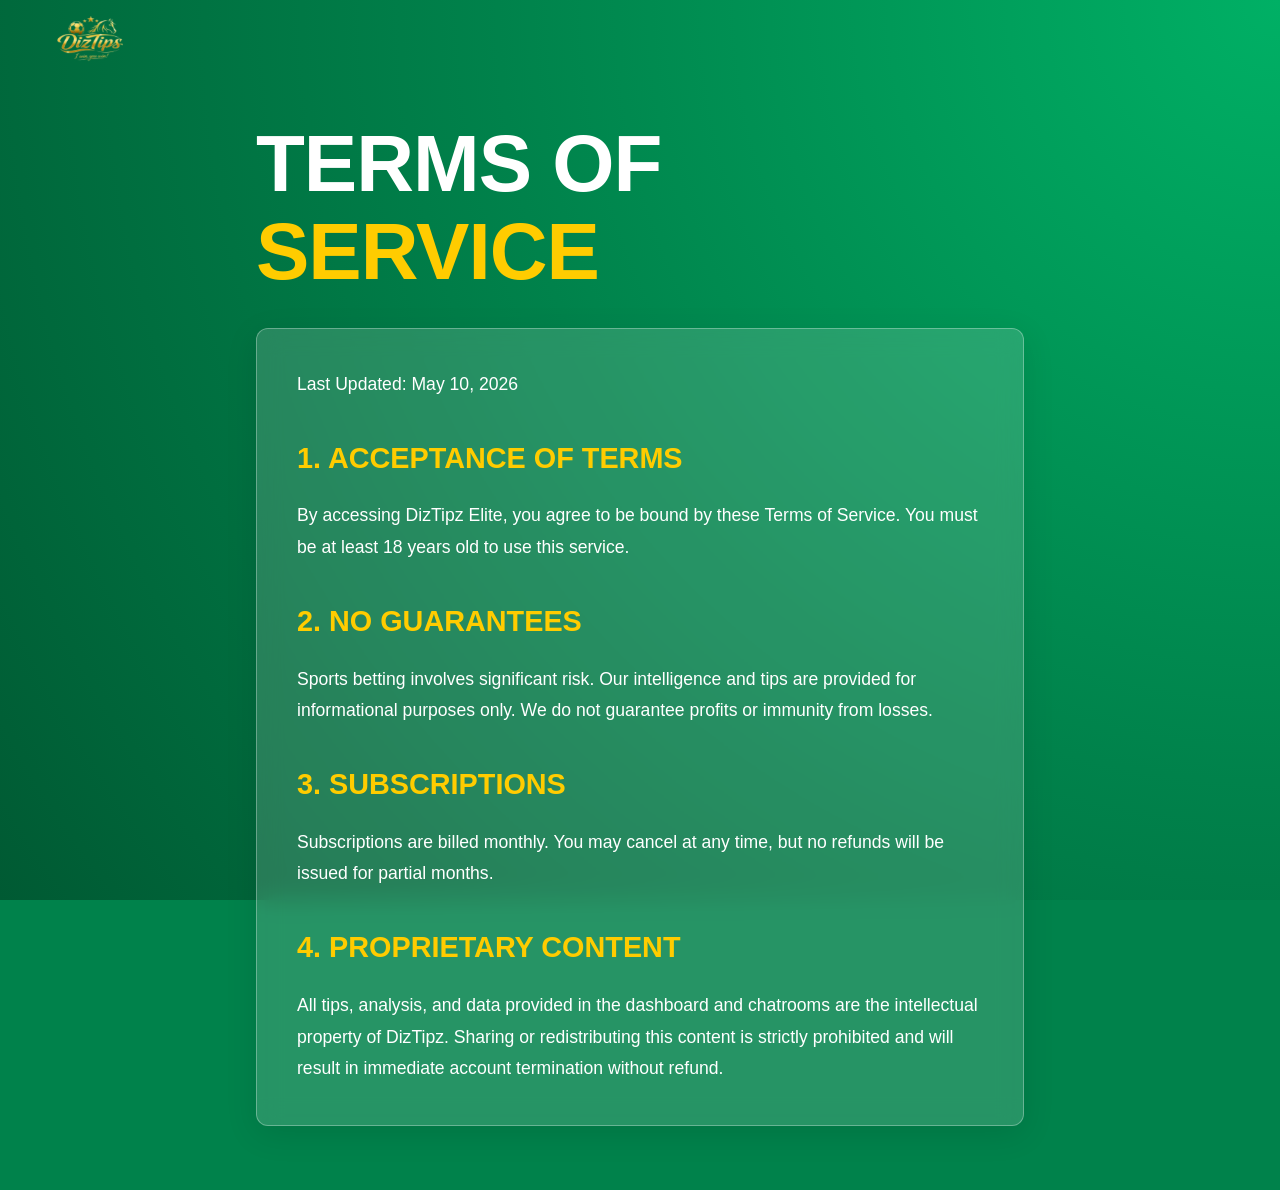
<file: terms.html>
<!DOCTYPE html>
<html lang="en">
<head>
    <meta charset="UTF-8">
    <meta name="viewport" content="width=device-width, initial-scale=1.0, maximum-scale=1.0, user-scalable=no">
    <title>Terms of Service | DizTipz Elite</title>
    <link rel="stylesheet" href="style.css">
</head>
<body style="display: flex; flex-direction: column; min-height: 100vh;">

    <header>
        <div class="container nav-container">
            <a href="index.html" class="logo"><img src="Screenshot_2026-05-10_183738-removebg-preview.png" alt="DizTipz" style="height: 45px; width: auto; object-fit: contain; vertical-align: middle;"></a>
        </div>
    </header>

    <main class="container" style="flex-grow: 1; padding-top: 120px; padding-bottom: 4rem; max-width: 800px;">
        <h1 class="mb-4">TERMS OF <span class="gold-text">SERVICE</span></h1>
        
        <div class="glass p-4" style="padding: 2.5rem; line-height: 1.8;">
            <p class="mb-4">Last Updated: May 10, 2026</p>
            
            <h3 class="gold-text mb-2 mt-4">1. ACCEPTANCE OF TERMS</h3>
            <p>By accessing DizTipz Elite, you agree to be bound by these Terms of Service. You must be at least 18 years old to use this service.</p>

            <h3 class="gold-text mb-2 mt-4">2. NO GUARANTEES</h3>
            <p>Sports betting involves significant risk. Our intelligence and tips are provided for informational purposes only. We do not guarantee profits or immunity from losses.</p>

            <h3 class="gold-text mb-2 mt-4">3. SUBSCRIPTIONS</h3>
            <p>Subscriptions are billed monthly. You may cancel at any time, but no refunds will be issued for partial months.</p>

            <h3 class="gold-text mb-2 mt-4">4. PROPRIETARY CONTENT</h3>
            <p>All tips, analysis, and data provided in the dashboard and chatrooms are the intellectual property of DizTipz. Sharing or redistributing this content is strictly prohibited and will result in immediate account termination without refund.</p>
        </div>
    </main>

    <script src="app.js"></script>
</body>
</html>
</file>
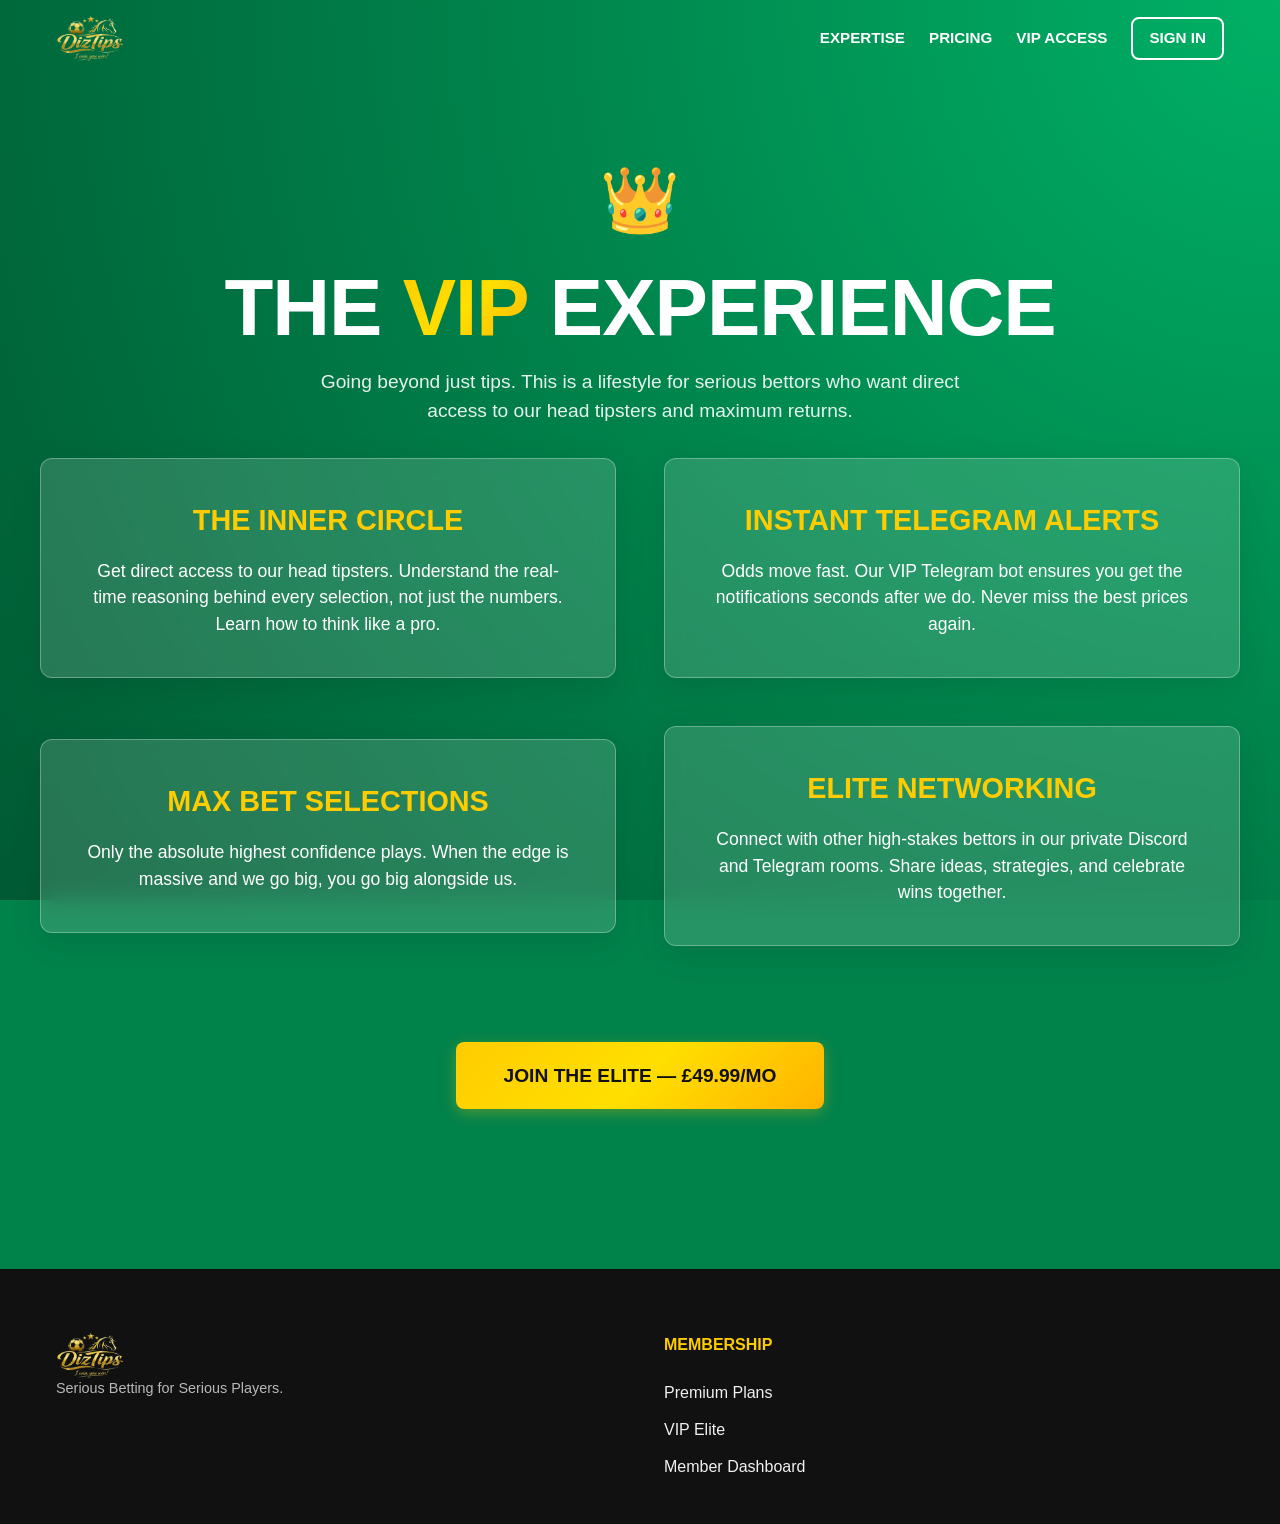
<file: vip.html>
<!DOCTYPE html>
<html lang="en">
<head>
    <meta charset="UTF-8">
    <meta name="viewport" content="width=device-width, initial-scale=1.0, maximum-scale=1.0, user-scalable=no">
    <title>VIP Inner Circle | DizTipz Elite</title>
    <link rel="stylesheet" href="style.css">
</head>
<body>

    <header>
        <div class="container nav-container">
            <a href="index.html" class="logo"><img src="Screenshot_2026-05-10_183738-removebg-preview.png" alt="DizTipz" style="height: 45px; width: auto; object-fit: contain; vertical-align: middle;"></a>
            <div class="hamburger">
                <span></span>
                <span></span>
                <span></span>
            </div>
            <nav class="nav-links">
                <a href="index.html">Expertise</a>
                <a href="pricing.html">Pricing</a>
                <a href="vip.html" class="gold-text">VIP Access</a>
                <a href="login.html" class="btn-secondary" style="padding: 0.5rem 1rem;">Sign In</a>
            </nav>
        </div>
    </header>

    <main style="padding-top: 120px;">
        <section class="container text-center py-2">
            <div style="font-size: 4rem; margin-bottom: 1rem;">👑</div>
            <h1 class="mb-2">THE <span class="gold-gradient-text">VIP</span> EXPERIENCE</h1>
            <p style="font-size: 1.2rem; max-width: 700px; margin: 0 auto; opacity: 0.9;" class="mb-4">
                Going beyond just tips. This is a lifestyle for serious bettors who want direct access to our head tipsters and maximum returns.
            </p>

            <div class="grid-2 mt-4 text-left">
                <div class="glass p-4" style="padding: 2.5rem;">
                    <h3 class="gold-text mb-2">THE INNER CIRCLE</h3>
                    <p>Get direct access to our head tipsters. Understand the real-time reasoning behind every selection, not just the numbers. Learn how to think like a pro.</p>
                </div>
                <div class="glass p-4" style="padding: 2.5rem;">
                    <h3 class="gold-text mb-2">INSTANT TELEGRAM ALERTS</h3>
                    <p>Odds move fast. Our VIP Telegram bot ensures you get the notifications seconds after we do. Never miss the best prices again.</p>
                </div>
                <div class="glass p-4" style="padding: 2.5rem;">
                    <h3 class="gold-text mb-2">MAX BET SELECTIONS</h3>
                    <p>Only the absolute highest confidence plays. When the edge is massive and we go big, you go big alongside us.</p>
                </div>
                <div class="glass p-4" style="padding: 2.5rem;">
                    <h3 class="gold-text mb-2">ELITE NETWORKING</h3>
                    <p>Connect with other high-stakes bettors in our private Discord and Telegram rooms. Share ideas, strategies, and celebrate wins together.</p>
                </div>
            </div>

            <div class="mt-4 py-4">
                <a href="checkout.html?tier=vip" class="btn-primary" style="font-size: 1.2rem; padding: 1.2rem 3rem;">JOIN THE ELITE — £49.99/MO</a>
            </div>
        </section>
    </main>

    <footer>
        <div class="container footer-grid">
            <div>
                <a href="index.html" class="logo"><img src="Screenshot_2026-05-10_183738-removebg-preview.png" alt="DizTipz" style="height: 45px; width: auto; object-fit: contain; vertical-align: middle;"></a>
                <p class="mt-2" style="font-size: 0.9rem; opacity: 0.7;">Serious Betting for Serious Players.</p>
            </div>
            <div class="footer-links">
                <h4>MEMBERSHIP</h4>
                <a href="pricing.html">Premium Plans</a>
                <a href="vip.html">VIP Elite</a>
                <a href="dashboard.html">Member Dashboard</a>
            </div>
        </div>
    </footer>

    <script src="app.js"></script>
</body>
</html>
</file>
<file: style.css>
:root {
    --primary-green: #00824b; /* PaddyPower inspired green */
    --primary-dark: #005a33;
    --primary-light: #00b065;
    --gold: #FFCC00;
    --gold-gradient: linear-gradient(135deg, #FFCC00, #FFDF00, #FFB300);
    --white: #ffffff;
    --black: #111111;
    --text-dark: #333333;
    --text-dim: #f0f0f0;
    --glass-light: rgba(255, 255, 255, 0.15);
    --glass-border: rgba(255, 255, 255, 0.3);
    --glass-dark: rgba(0, 0, 0, 0.4);
    --transition: all 0.3s cubic-bezier(0.25, 0.8, 0.25, 1);
}

* {
    margin: 0;
    padding: 0;
    box-sizing: border-box;
    font-family: 'Inter', -apple-system, BlinkMacSystemFont, "Segoe UI", Roboto, sans-serif;
}

html, body {
    overflow-x: hidden;
    width: 100%;
    max-width: 100vw;
}

body {
    background-color: var(--primary-green);
    background-image: radial-gradient(circle at top right, var(--primary-light), var(--primary-green) 50%, var(--primary-dark));
    background-attachment: fixed;
    color: var(--white);
    line-height: 1.5;
    font-size: 16px;
    -webkit-font-smoothing: antialiased;
}

.container {
    width: 100%;
    max-width: 1200px;
    margin: 0 auto;
    padding: 0 1rem;
}

/* Utilities */
.text-center { text-align: center; }
.mb-1 { margin-bottom: 0.5rem; }
.mb-2 { margin-bottom: 1rem; }
.mb-3 { margin-bottom: 1.5rem; }
.mb-4 { margin-bottom: 2rem; }
.mt-4 { margin-top: 2rem; }
.py-4 { padding: 4rem 0; }
.py-2 { padding: 2rem 0; }
.hidden { display: none !important; }
.w-full { width: 100%; }
.gold-text { color: var(--gold); }

/* Typography - Fluid */
h1 { font-size: clamp(2.5rem, 8vw, 5rem); font-weight: 900; line-height: 1.1; text-transform: uppercase; letter-spacing: -1px; }
h2 { font-size: clamp(1.8rem, 5vw, 3rem); font-weight: 800; line-height: 1.2; text-transform: uppercase; }
h3 { font-size: clamp(1.2rem, 3vw, 1.8rem); font-weight: 700; }
p { font-size: clamp(0.9rem, 2vw, 1.1rem); }
.gold-gradient-text {
    background: var(--gold-gradient);
    -webkit-background-clip: text;
    -webkit-text-fill-color: transparent;
    display: inline-block;
}

/* Glassmorphism */
.glass {
    background: var(--glass-light);
    backdrop-filter: blur(12px);
    -webkit-backdrop-filter: blur(12px);
    border: 1px solid var(--glass-border);
    border-radius: 12px;
    box-shadow: 0 8px 32px rgba(0, 0, 0, 0.1);
}
.glass-dark {
    background: var(--glass-dark);
    backdrop-filter: blur(16px);
    -webkit-backdrop-filter: blur(16px);
    border: 1px solid rgba(255,255,255,0.1);
    border-radius: 16px;
}

/* Buttons */
.btn-primary {
    background: var(--gold-gradient);
    color: var(--black);
    padding: clamp(0.8rem, 2vw, 1rem) clamp(1.5rem, 4vw, 2.5rem);
    border-radius: 8px;
    font-weight: 800;
    text-transform: uppercase;
    display: inline-block;
    border: none;
    cursor: pointer;
    transition: var(--transition);
    text-decoration: none;
    font-size: clamp(0.9rem, 2vw, 1rem);
    box-shadow: 0 4px 15px rgba(255, 204, 0, 0.3);
}
.btn-primary:hover {
    transform: translateY(-2px);
    box-shadow: 0 6px 20px rgba(255, 204, 0, 0.5);
}
.btn-secondary {
    background: transparent;
    color: var(--white);
    padding: clamp(0.8rem, 2vw, 1rem) clamp(1.5rem, 4vw, 2.5rem);
    border-radius: 8px;
    font-weight: 700;
    text-transform: uppercase;
    display: inline-block;
    border: 2px solid var(--white);
    cursor: pointer;
    transition: var(--transition);
    text-decoration: none;
    font-size: clamp(0.9rem, 2vw, 1rem);
}
.btn-secondary:hover {
    background: var(--white);
    color: var(--primary-green);
}

/* Header & Nav */
header {
    position: fixed;
    top: 0;
    left: 0;
    width: 100%;
    z-index: 1000;
    transition: var(--transition);
    padding: 1rem 0;
}
header.scrolled {
    background: rgba(0, 130, 75, 0.95);
    backdrop-filter: blur(10px);
    padding: 0.5rem 0;
    box-shadow: 0 4px 20px rgba(0,0,0,0.2);
}
.nav-container {
    display: flex;
    justify-content: space-between;
    align-items: center;
}
.logo-text {
    font-size: clamp(1.5rem, 4vw, 2rem);
    font-weight: 900;
    color: var(--white);
    text-decoration: none;
    text-transform: uppercase;
    letter-spacing: 1px;
}
.logo-text span {
    color: var(--gold);
}
.nav-links {
    display: flex;
    gap: 1.5rem;
    align-items: center;
}
.nav-links a {
    color: var(--white);
    text-decoration: none;
    font-weight: 600;
    font-size: 0.95rem;
    text-transform: uppercase;
    transition: var(--transition);
}
.nav-links a:hover { color: var(--gold); }

/* Hamburger */
.hamburger {
    display: none;
    flex-direction: column;
    gap: 6px;
    cursor: pointer;
    z-index: 1100;
    padding: 10px;
}
.hamburger span {
    width: 30px;
    height: 3px;
    background: var(--white);
    border-radius: 2px;
    transition: var(--transition);
}

/* Hero Section */
.hero {
    min-height: 100vh;
    display: flex;
    align-items: center;
    padding-top: 80px;
    position: relative;
    overflow: hidden;
}
.hero-content {
    text-align: center;
    position: relative;
    z-index: 2;
    width: 100%;
}
.hero-padlock {
    font-size: clamp(3rem, 8vw, 4.5rem);
    margin-bottom: 1rem;
    animation: pulse 2s infinite alternate;
}
@keyframes pulse {
    0% { transform: scale(1); filter: drop-shadow(0 0 10px rgba(255,204,0,0.5)); }
    100% { transform: scale(1.05); filter: drop-shadow(0 0 25px rgba(255,204,0,0.8)); }
}
.tagline {
    font-size: clamp(1rem, 3vw, 1.5rem);
    margin: 1.5rem auto;
    max-width: 800px;
    opacity: 0.9;
}
.hero-buttons {
    display: flex;
    gap: 1rem;
    justify-content: center;
    flex-wrap: wrap;
    margin-top: 2rem;
}

/* Trust Bar */
.trust-bar {
    background: var(--glass-dark);
    padding: 1.5rem 0;
    margin-top: 4rem;
    overflow: hidden;
}
.trust-logos {
    display: flex;
    justify-content: space-around;
    align-items: center;
    flex-wrap: nowrap;
    overflow-x: auto;
    gap: 2rem;
    scrollbar-width: none;
}
.trust-logos::-webkit-scrollbar { display: none; }
.trust-logos img {
    height: clamp(25px, 5vw, 40px);
    filter: brightness(0) invert(1);
    opacity: 0.8;
}

/* Grid Sections */
.grid-2 {
    display: grid;
    grid-template-columns: 1fr 1fr;
    gap: 3rem;
    align-items: center;
}
.grid-3 {
    display: grid;
    grid-template-columns: repeat(auto-fit, minmax(280px, 1fr));
    gap: 2rem;
}

/* Pricing Cards */
.pricing-card {
    padding: 3rem 2rem;
    text-align: center;
    position: relative;
    display: flex;
    flex-direction: column;
    height: 100%;
}
.pricing-card.elite {
    border: 2px solid var(--gold);
    transform: scale(1.05);
    background: rgba(0, 0, 0, 0.6);
}
.price-value {
    font-size: clamp(2.5rem, 6vw, 4rem);
    font-weight: 900;
    margin: 1rem 0;
}
.price-value span {
    font-size: 1rem;
    opacity: 0.7;
}
.pricing-card ul {
    list-style: none;
    margin: 2rem 0;
    text-align: left;
    flex-grow: 1;
}
.pricing-card li {
    margin-bottom: 1rem;
    display: flex;
    align-items: center;
    gap: 0.5rem;
    font-size: clamp(0.85rem, 2vw, 1rem);
}
.pricing-card li::before {
    content: "✓";
    color: var(--gold);
    font-weight: bold;
}

/* Forms */
.form-group {
    margin-bottom: 1.5rem;
    text-align: left;
}
.form-group label {
    display: block;
    margin-bottom: 0.5rem;
    font-weight: 600;
    font-size: 0.9rem;
}
.form-control {
    width: 100%;
    padding: 1rem;
    border-radius: 8px;
    border: 1px solid var(--glass-border);
    background: rgba(255,255,255,0.1);
    color: var(--white);
    font-size: 1rem;
}
.form-control:focus {
    outline: none;
    border-color: var(--gold);
    background: rgba(255,255,255,0.2);
}
.form-control::placeholder {
    color: rgba(255,255,255,0.5);
}

/* Dashboard */
.dashboard-layout {
    display: grid;
    grid-template-columns: 250px 1fr;
    min-height: 100vh;
    padding-top: 80px; /* Header space */
    gap: 2rem;
    padding-left: 1rem;
    padding-right: 1rem;
    max-width: 1600px;
    margin: 0 auto;
}
.sidebar {
    background: var(--glass-dark);
    border-radius: 16px;
    padding: 2rem 1rem;
    height: calc(100vh - 100px);
    position: sticky;
    top: 90px;
    display: flex;
    flex-direction: column;
}
.sidebar-nav {
    display: flex;
    flex-direction: column;
    gap: 0.5rem;
    margin-top: 2rem;
}
.sidebar-nav a {
    padding: 1rem;
    border-radius: 8px;
    color: var(--white);
    text-decoration: none;
    font-weight: 600;
    transition: var(--transition);
}
.sidebar-nav a:hover, .sidebar-nav a.active {
    background: rgba(255,255,255,0.1);
    color: var(--gold);
}
.stats-strip {
    display: grid;
    grid-template-columns: repeat(auto-fit, minmax(200px, 1fr));
    gap: 1.5rem;
    margin-bottom: 2rem;
}
.stat-box {
    padding: 1.5rem;
    text-align: center;
}
.stat-box .value {
    font-size: clamp(2rem, 4vw, 2.5rem);
    font-weight: 900;
    color: var(--gold);
}
.stat-box .label {
    font-size: 0.85rem;
    text-transform: uppercase;
    letter-spacing: 1px;
    opacity: 0.8;
}

/* Feed & Tips */
.feed-filters {
    display: flex;
    gap: 1rem;
    margin-bottom: 1.5rem;
    overflow-x: auto;
    scrollbar-width: none;
}
.feed-filters::-webkit-scrollbar { display: none; }
.filter-btn {
    background: rgba(255,255,255,0.1);
    border: none;
    color: white;
    padding: 0.5rem 1.5rem;
    border-radius: 20px;
    cursor: pointer;
    font-weight: 600;
    white-space: nowrap;
}
.filter-btn.active {
    background: var(--gold);
    color: var(--black);
}
.tip-card {
    background: var(--glass-dark);
    padding: 1.5rem;
    border-radius: 12px;
    margin-bottom: 1.5rem;
    border-left: 4px solid var(--gold);
}
.tip-header {
    display: flex;
    justify-content: space-between;
    margin-bottom: 1rem;
    font-size: 0.85rem;
    opacity: 0.8;
}
.tip-title {
    font-size: 1.25rem;
    margin-bottom: 0.5rem;
}
.tip-odds {
    background: rgba(0,0,0,0.3);
    padding: 1rem;
    border-radius: 8px;
    display: flex;
    justify-content: space-around;
    margin: 1rem 0;
    text-align: center;
}
.odds-val {
    font-size: 1.2rem;
    font-weight: 900;
    color: var(--gold);
}

/* Lock Overlay */
#lock-overlay {
    position: fixed;
    top: 0;
    left: 0;
    width: 100%;
    height: 100%;
    background: rgba(0, 80, 40, 0.85);
    backdrop-filter: blur(20px);
    -webkit-backdrop-filter: blur(20px);
    z-index: 500;
    display: flex;
    flex-direction: column;
    justify-content: center;
    align-items: center;
    text-align: center;
    padding: 2rem;
}
#lock-overlay.hidden {
    display: none !important;
}
.dashboard-locked {
    filter: blur(10px);
    pointer-events: none;
    user-select: none;
}

/* Chatroom */
.chatroom {
    background: var(--glass-dark);
    border-radius: 12px;
    height: 500px;
    display: flex;
    flex-direction: column;
}
.chat-messages {
    flex-grow: 1;
    overflow-y: auto;
    padding: 1rem;
    display: flex;
    flex-direction: column;
    gap: 1rem;
}
.chat-msg {
    display: flex;
    gap: 0.8rem;
}
.chat-avatar {
    width: 35px;
    height: 35px;
    background: var(--primary-light);
    border-radius: 50%;
    display: flex;
    align-items: center;
    justify-content: center;
    font-weight: bold;
    font-size: 0.8rem;
    flex-shrink: 0;
}
.chat-input-area {
    padding: 1rem;
    border-top: 1px solid rgba(255,255,255,0.1);
}
.chat-input-area input {
    width: 100%;
    background: rgba(0,0,0,0.3);
    border: none;
    padding: 1rem;
    border-radius: 8px;
    color: white;
}

/* Footer */
footer {
    background: var(--black);
    padding: 4rem 1rem 2rem;
    margin-top: 4rem;
}
.footer-grid {
    display: grid;
    grid-template-columns: repeat(auto-fit, minmax(200px, 1fr));
    gap: 3rem;
    max-width: 1200px;
    margin: 0 auto;
}
.footer-links h4 {
    color: var(--gold);
    margin-bottom: 1.5rem;
}
.footer-links a {
    display: block;
    color: var(--text-dim);
    text-decoration: none;
    margin-bottom: 0.8rem;
    transition: var(--transition);
}
.footer-links a:hover {
    color: var(--white);
}

/* Admin User List (Desktop) */
.user-list-header {
    display: grid;
    grid-template-columns: 1.5fr 2fr 1fr 1fr;
    padding: 1rem 0;
    border-bottom: 1px solid rgba(255,255,255,0.2);
    font-weight: bold;
    color: var(--gold);
}
.user-list-item {
    border-bottom: 1px solid rgba(255,255,255,0.1);
}
.user-main-info {
    display: none; /* Hidden on desktop */
}
.user-details {
    display: grid;
    grid-template-columns: 1.5fr 2fr 1fr 1fr;
    align-items: center;
    padding: 1rem 0;
}
.mobile-only {
    display: none !important;
}
.btn-sm {
    padding: 0.4rem 1rem !important;
    font-size: 0.8rem !important;
}

/* Mobile Responsiveness - STRICT rules */
@media (max-width: 992px) {
    .dashboard-layout {
        grid-template-columns: 1fr;
    }
    .sidebar {
        height: auto;
        position: static;
        padding: 1rem;
        margin-bottom: 1rem;
    }
    .sidebar h3 {
        display: none;
    }
    .sidebar-nav {
        flex-direction: column;
        margin-top: 0;
        gap: 0.5rem;
    }
    .sidebar-nav a {
        padding: 0.8rem 1rem;
        text-align: center;
        background: rgba(0,0,0,0.2);
    }
    .grid-2, .grid-3 {
        grid-template-columns: 1fr;
    }
    
    /* Mobile Accordion Overrides */
    .mobile-only {
        display: inline-block !important;
    }
    .user-main-info {
        display: flex;
        justify-content: space-between;
        align-items: center;
        padding: 1.2rem 0;
        cursor: pointer;
        font-weight: bold;
        font-size: 1.1rem;
    }
    .user-toggle {
        font-size: 1.8rem;
        font-weight: normal;
        color: var(--gold);
        width: 40px;
        text-align: right;
    }
    .user-details {
        display: none; /* Hidden on mobile by default */
        grid-template-columns: 1fr; /* Stack */
        padding: 0 0 1.5rem 0;
        gap: 0.8rem;
    }
    .user-details.expanded {
        display: grid;
    }
    .mobile-detail {
        background: rgba(0,0,0,0.3);
        padding: 1rem;
        border-radius: 8px;
        display: flex;
        flex-direction: column;
    }
    .mobile-label {
        opacity: 0.6;
        font-size: 0.8rem;
        text-transform: uppercase;
        margin-bottom: 0.3rem;
        display: block !important;
    }
}

@media (max-width: 768px) {
    .hamburger {
        display: flex;
    }
    
    .nav-links {
        position: fixed;
        top: 0;
        left: 0;
        width: 100vw;
        height: 100vh;
        background: var(--primary-dark);
        flex-direction: column;
        justify-content: center;
        align-items: center;
        gap: 2rem;
        transform: translateX(100%);
        transition: transform 0.4s ease-in-out;
        z-index: 1050;
    }
    
    .nav-links.active {
        transform: translateX(0);
    }
    
    .nav-links a {
        font-size: 1.5rem;
    }
    
    .pricing-card.elite {
        transform: scale(1);
    }
    
    .hero-buttons {
        flex-direction: column;
        width: 100%;
        padding: 0 1rem;
        justify-content: center !important;
    }
    
    .hero-text {
        text-align: center !important;
    }
    
    .hero-padlock {
        text-align: center !important;
    }
    
    .hero-buttons .btn-primary, .hero-buttons .btn-secondary {
        width: 100%;
        text-align: center;
    }
    
    /* Ensure no text cutoff */
    .container {
        padding: 0 1.5rem;
    }
    
    .tip-odds {
        flex-direction: column;
        gap: 1rem;
    }
    
    /* Force hide tagline on very small screens if needed */
    .mobile-hide {
        display: none !important;
    }
    
    /* Shrink elements so they fit perfectly on screen without wrapping off */
    .glass-dark, .glass {
        padding: 1.25rem !important;
    }
    .form-control {
        padding: 0.75rem;
        font-size: 0.9rem;
    }
    .form-group label {
        font-size: 0.8rem;
    }
    .dashboard-layout {
        padding-left: 0.5rem;
        padding-right: 0.5rem;
    }
    .odds-grid {
        gap: 0.4rem !important;
    }
    .odds-grid .form-control {
        padding: 0.5rem;
        font-size: 0.85rem;
    }
    .odds-grid label {
        font-size: 0.7rem;
        white-space: nowrap;
        overflow: hidden;
        text-overflow: ellipsis;
    }
}

/* Fix hamburger animation */
.hamburger.active span:nth-child(1) {
    transform: translateY(9px) rotate(45deg);
}
.hamburger.active span:nth-child(2) {
    opacity: 0;
}
.hamburger.active span:nth-child(3) {
    transform: translateY(-9px) rotate(-45deg);
}
</file>
